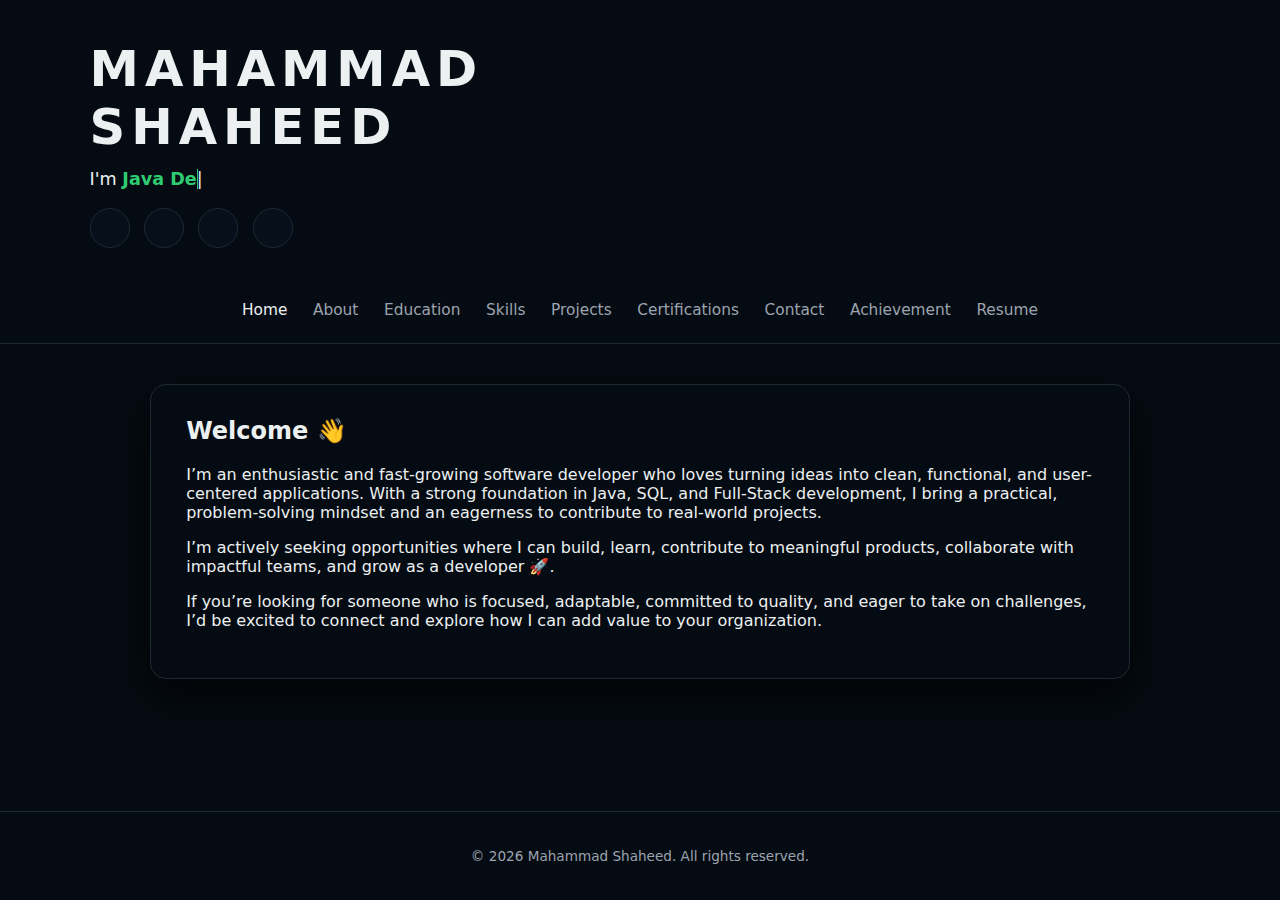
<file: index.html>
<!DOCTYPE html>
<html lang="en">
<head>
  <meta charset="UTF-8" />
  <meta name="viewport" content="width=device-width, initial-scale=1.0" />
  <title>Shaheed | Portfolio</title>
  <link rel="stylesheet" href="css/style.css" />
  <link rel="stylesheet" href="https://cdnjs.cloudflare.com/ajax/libs/font-awesome/6.5.1/css/all.min.css"
    integrity="sha512-DTOQO9RWCH3ppGqcWaEA1BIZOC6xxalwEsw9c2QQeAIftl+Vegovlnee1c9QX4TctnWMn13TZye+giMm8e2LwA=="
    crossorigin="anonymous" referrerpolicy="no-referrer" />
</head>
<body>
  <div class="app-shell">
    <header class="hero">
      <div class="hero-inner">
        <div class="hero-text-block">
          <h1 class="hero-name">Mahammad<br>Shaheed</h1>
          <p class="hero-im">I'm <span id="typing-role" class="hero-role"></span><span class="cursor">|</span></p>
          <div class="hero-social">
  <a href="https://www.linkedin.com/in/mahammad-shaheed-964b2228a" target="_blank" class="social-btn" aria-label="LinkedIn">
    <i class="fab fa-linkedin-in"></i>
  </a>

  <a href="https://github.com/Shaheed20415" target="_blank" class="social-btn" aria-label="GitHub">
    <i class="fab fa-github"></i>
  </a>

  <a href="https://www.instagram.com/m7uhammad__s8hahee6d.in/" target="_blank" class="social-btn" aria-label="Instagram">
    <i class="fab fa-instagram"></i>
  </a>

 <a href="https://mail.google.com/mail/?view=cm&fs=1&to=mshaheed.work@example.com
&su=Regarding%20Job%20Opportunity
&body=Hello%20Shaheed,%0A%0AI%20would%20like%20to%20connect%20with%20you%20regarding%20a%20potential%20job%20opportunity.%0A%0ARegards,%0AYour%20Name" 
target="_blank" 
class="social-btn" aria-label="Gmail">
  <i class="fa-regular fa-envelope"></i>
</a>


        </div>
      </div>
      <nav class="main-nav">
        <a class="nav-item" href="index.html">Home</a>
        <a class="nav-item" href="about.html">About</a>
        <a class="nav-item" href="education.html">Education</a>
        <a class="nav-item" href="skills.html">Skills</a>
        <a class="nav-item" href="projects.html">Projects</a>
        <a class="nav-item" href="certifications.html">Certifications</a>
        <a class="nav-item" href="contact.html">Contact</a>
        <a class="nav-item" href="achievement.html">Achievement</a>
        <a class="nav-item" href="ShaheedFullStackDeveloper_Resume.pdf" target="_blank">Resume</a>
      
      </nav>
    </header>
    <main class="page-area">

      <section class="page-inner">
        <h2>Welcome 👋</h2>
        <p>
          I’m an enthusiastic and fast-growing software developer who loves turning ideas into clean, functional, and user-centered applications.
           With a strong foundation in Java, SQL, and Full-Stack development, I bring a practical, problem-solving mindset and an eagerness to contribute to real-world projects.</p>

 <p>I’m actively seeking opportunities where I can build, learn, contribute to meaningful products, collaborate with impactful teams, and grow as a developer 🚀.</p>
 <p>
If you’re looking for someone who is focused, adaptable, committed to quality, and eager to take on challenges, I’d be excited to connect and explore how I can add value to your organization.
        </p>
      </section>

    </main>
    <footer class="footer">
      <p>© <span id="year"></span> Mahammad Shaheed. All rights reserved.</p>
    </footer>
  </div>
  <script src="js/main.js"></script>
</body>
</html>
</file>
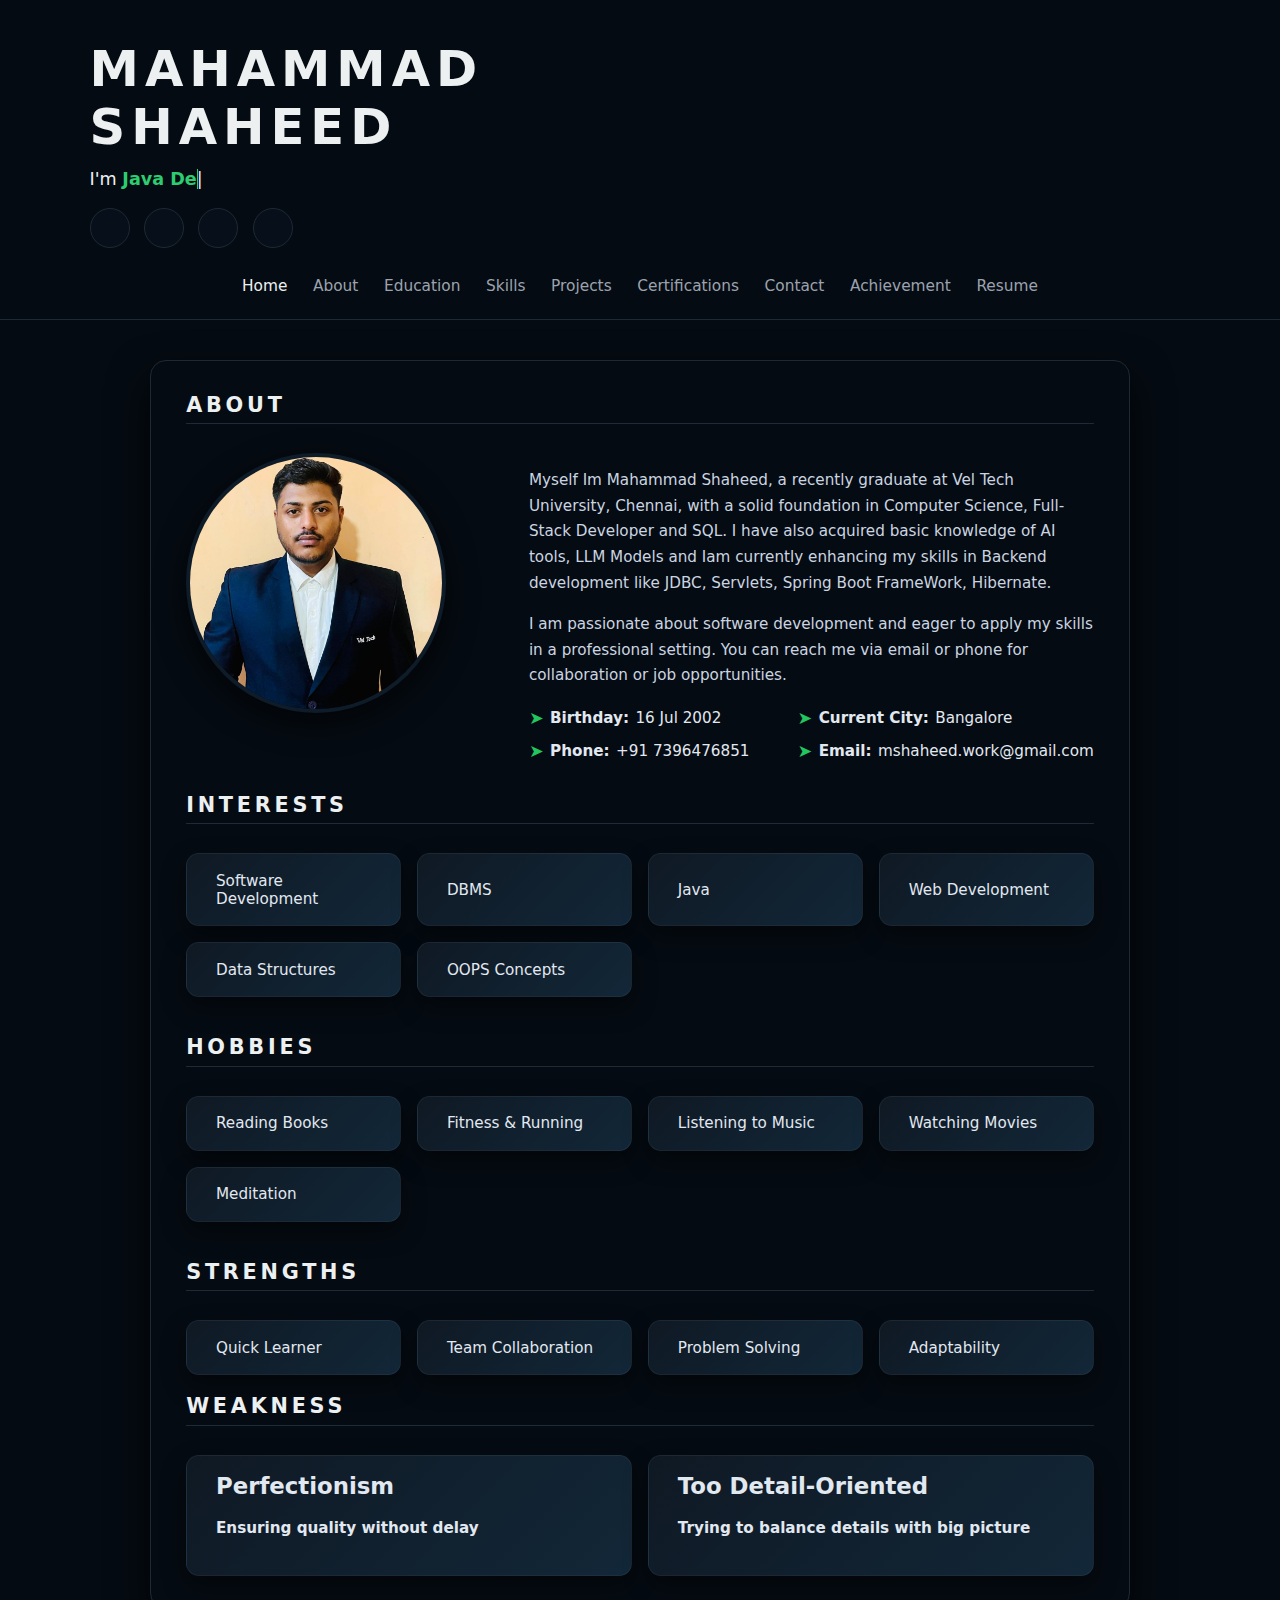
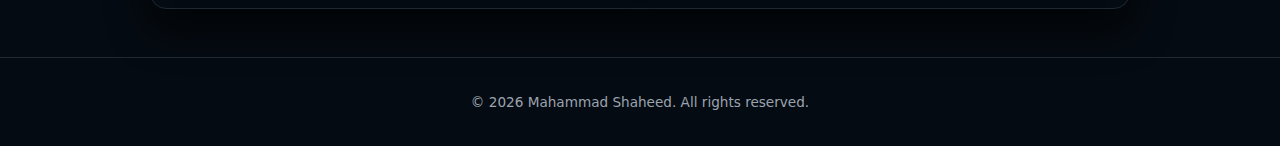
<file: about.html>
<!DOCTYPE html>
<html lang="en">
<head>
  <meta charset="UTF-8" />
  <meta name="viewport" content="width=device-width, initial-scale=1.0" />
  <title>Shaheed | About</title>
  <link rel="stylesheet" href="css/style.css" />
  <link rel="stylesheet" href="https://cdnjs.cloudflare.com/ajax/libs/font-awesome/6.5.1/css/all.min.css"
    integrity="sha512-DTOQO9RWCH3ppGqcWaEA1BIZOC6xxalwEsw9c2QQeAIftl+Vegovlnee1c9QX4TctnWMn13TZye+giMm8e2LwA=="
    crossorigin="anonymous" referrerpolicy="no-referrer" />

  <link rel="stylesheet" href="css/about.css" />

  <link rel="stylesheet" href="https://cdn.jsdelivr.net/npm/bootstrap-icons@1.10.5/font/bootstrap-icons.css">

</head>

<body>
  <div class="app-shell">
    <header class="hero">
      <div class="hero-inner">
        <div class="hero-text-block">
          <h1 class="hero-name">Mahammad<br>Shaheed</h1>
          <p class="hero-im">I'm <span id="typing-role" class="hero-role"></span><span class="cursor">|</span></p>
          <div class="hero-social">
            <a href="www.linkedin.com/in/mahammad-shaheed-964b2228a" target="_blank" class="social-btn" aria-label="LinkedIn">
              <i class="fab fa-linkedin-in"></i>
            </a>
            <a href="https://github.com/Shaheed20415" target="_blank" class="social-btn" aria-label="GitHub">
              <i class="fab fa-github"></i>
            </a>
            <a href="https://www.instagram.com/m7uhammad__s8hahee6d.in/" target="_blank" class="social-btn" aria-label="Instagram">
              <i class="fab fa-instagram"></i>
            </a>
            <a href="mshaheed.work@example.com" class="social-btn" aria-label="Gmail">
              <i class="fa-regular fa-envelope"></i>
            </a>
          </div>
        </div>
      </div>
      <nav class="main-nav">
        <a class="nav-item" href="index.html">Home</a>
        <a class="nav-item" href="about.html">About</a>
        <a class="nav-item" href="education.html">Education</a>
        <a class="nav-item" href="skills.html">Skills</a>
        <a class="nav-item" href="projects.html">Projects</a>
        <a class="nav-item" href="certifications.html">Certifications</a>
        <a class="nav-item" href="contact.html">Contact</a>
        <a class="nav-item" href="achievement.html">Achievement</a>
         <a class="nav-item" href="ShaheedFullStackDeveloper_Resume.pdf" target="_blank">Resume</a>
      </nav>
    </header>
    <main class="page-area">

      <section class="page-inner about-container">
        <h2 class="section-heading">ABOUT</h2>
        <div class="about-content">
          <div class="about-photo">
            <img src="img/profile-placeholder.png" alt="Profile" />
          </div>
          <div class="about-text">
            <p>
              Myself Im Mahammad Shaheed, a recently graduate at Vel Tech University, Chennai, with a solid foundation in Computer Science, Full-Stack Developer  and SQL.
              I have also acquired basic knowledge of AI tools, LLM Models and Iam currently enhancing my skills in
              Backend development like JDBC, Servlets, Spring Boot FrameWork, Hibernate.
            </p>
            <p>
              I am passionate about software development and eager to apply my skills in a professional
              setting. You can reach me via email or phone for collaboration or job opportunities.
            </p>
            <div class="details-grid">
              <div class="detail-item">
                <span class="detail-icon">➤</span>
                <strong>Birthday:</strong> 16 Jul 2002
              </div>
              <div class="detail-item">
                <span class="detail-icon">➤</span>
                <strong>Current City:</strong>Bangalore
                
              </div>
              <div class="detail-item">
                <span class="detail-icon">➤</span>
                <strong>Phone:</strong> +91 7396476851
              </div>
              <div class="detail-item">
                <span class="detail-icon">➤</span>
                <strong>Email:</strong> mshaheed.work@gmail.com
              </div>
            </div>
          </div>
        </div>
       
        <!-- interests -->

     

  <h2 class="section-heading interests-title">INTERESTS</h2>

<div class="interests-grid">

  <div class="interest-card" data-popup="software-dev">
    <i class="fa-solid fa-code interest-icon"></i>
    <span>Software Development</span>
  </div>

  <div class="interest-card" data-popup="dbms">
    <i class="fa-solid fa-database interest-icon"></i>
    <span>DBMS</span>
  </div>

  <div class="interest-card" data-popup="java">
    <i class="fa-brands fa-java interest-icon"></i>
    <span>Java</span>
  </div>

  <div class="interest-card" data-popup="webdev">
    <i class="fa-solid fa-laptop-code interest-icon"></i>
    <span>Web Development</span>
  </div>

  <div class="interest-card" data-popup="dsa">
    <i class="fa-solid fa-network-wired interest-icon"></i>
    <span>Data Structures</span>
  </div>

  <div class="interest-card" data-popup="oop">
    <i class="fa-solid fa-cubes interest-icon"></i>
    <span>OOPS Concepts</span>
  </div>
  

</div>  <!-- END INTERESTS GRID -->


<!-- ✔ HOBBIES START (outside interests-grid) -->
 <br>
 <br>

<h2 class="section-heading interests-title">HOBBIES</h2>

<div class="interests-grid">

  <div class="interest-card">
    <i class="fa-solid fa-book interest-icon"></i>
    <span>Reading Books</span>
  </div>

  <div class="interest-card">
    <i class="fa-solid fa-person-running interest-icon"></i>
    <span>Fitness & Running</span>
  </div>

  
<div class="interest-card">
  <i class="fa-solid fa-headphones interest-icon"></i>
  <span>Listening to Music</span>
</div>

<div class="interest-card">
  <i class="fa-solid fa-film interest-icon"></i>
  <span>Watching Movies</span>
</div>
<div class="interest-card">
  <i class="fa-solid fa-spa interest-icon"></i>
  <span>Meditation</span>
</div>



</div> <!-- END HOBBIES GRID -->
<br>
<br>

<h2 class="section-heading interests-title">STRENGTHS</h2>

<div class="interests-grid">

  <div class="interest-card">
    <i class="fa-solid fa-bolt interest-icon"></i>
    <span>Quick Learner</span>
  </div>

  <div class="interest-card">
    <i class="fa-solid fa-people-group interest-icon"></i>
    <span>Team Collaboration</span>
  </div>

  <div class="interest-card">
    <i class="fa-solid fa-brain interest-icon"></i>
    <span>Problem Solving</span>
  </div>

  <div class="interest-card">
    <i class="fa-solid fa-handshake interest-icon"></i>
    <span>Adaptability</span>
  </div>

</div>
<br>


<h2 class="section-heading interests-title">WEAKNESS</h2>

<div class="interests-grid">

  <div class="interest-card">
    <i class="fa-solid fa-wand-magic-sparkles interest-icon"></i>
    <span><h2>Perfectionism</h2>
    <h4>Ensuring quality without delay</h4></span>
  </div>

 
  <div class="interest-card">
    <i class="fa-solid fa-magnifying-glass-chart interest-icon"></i>
    <span><h2>Too Detail-Oriented</h2>
    <h4>Trying to balance details with big picture</h4></span>
  </div>

</div>




      </section>

    </main>
    <footer class="footer">
      <p>© <span id="year"></span> Mahammad Shaheed. All rights reserved.</p>
    </footer>
  </div>
  



  <!-- POPUP OVERLAY -->
<div class="popup-overlay" id="popup-overlay"></div>

<!-- POPUPS -->

<div class="popup-box" id="popup-software-dev">
  <h3>Software Development</h3>
  <p>Understanding SDLC, building scalable applications, clean code practices and debugging techniques.</p>
  <span class="close-popup">✖</span>

</div>

<div class="popup-box" id="popup-dbms">
  <h3>DBMS</h3>
  <p>Working with SQL, relational databases, joins, triggers, indexes, optimization, and schema design.</p>
  <span class="close-popup">✖</span>

</div>

<div class="popup-box" id="popup-java">
  <h3>Java</h3>
  <p>OOP, collections, multithreading, exception handling, JDBC, and backend development using Java.</p>
  <span class="close-popup">✖</span>

</div>

<div class="popup-box" id="popup-webdev">
  <h3>Web Development</h3>
  <p>Technologies: HTML, CSS, JavaScript, Responsive UI, API integration, DOM manipulation & animations.</p>
  <span class="close-popup">✖</span>

</div>

<div class="popup-box" id="popup-dsa">
  <h3>Data Structures</h3>
  <p>Arrays, Linked Lists, Stacks, Queues, Trees, Graphs, HashMaps, and algorithmic problem solving.</p>
  <span class="close-popup">✖</span>

</div>

<div class="popup-box" id="popup-oop">
  <h3>OOP Concepts</h3>
  <p>Encapsulation, Abstraction, Inheritance, Polymorphism, Design Principles & Patterns.</p>
  <span class="close-popup">✖</span>

</div>


</div>


</body>
<script src="js/main.js"></script>
</html>
</file>
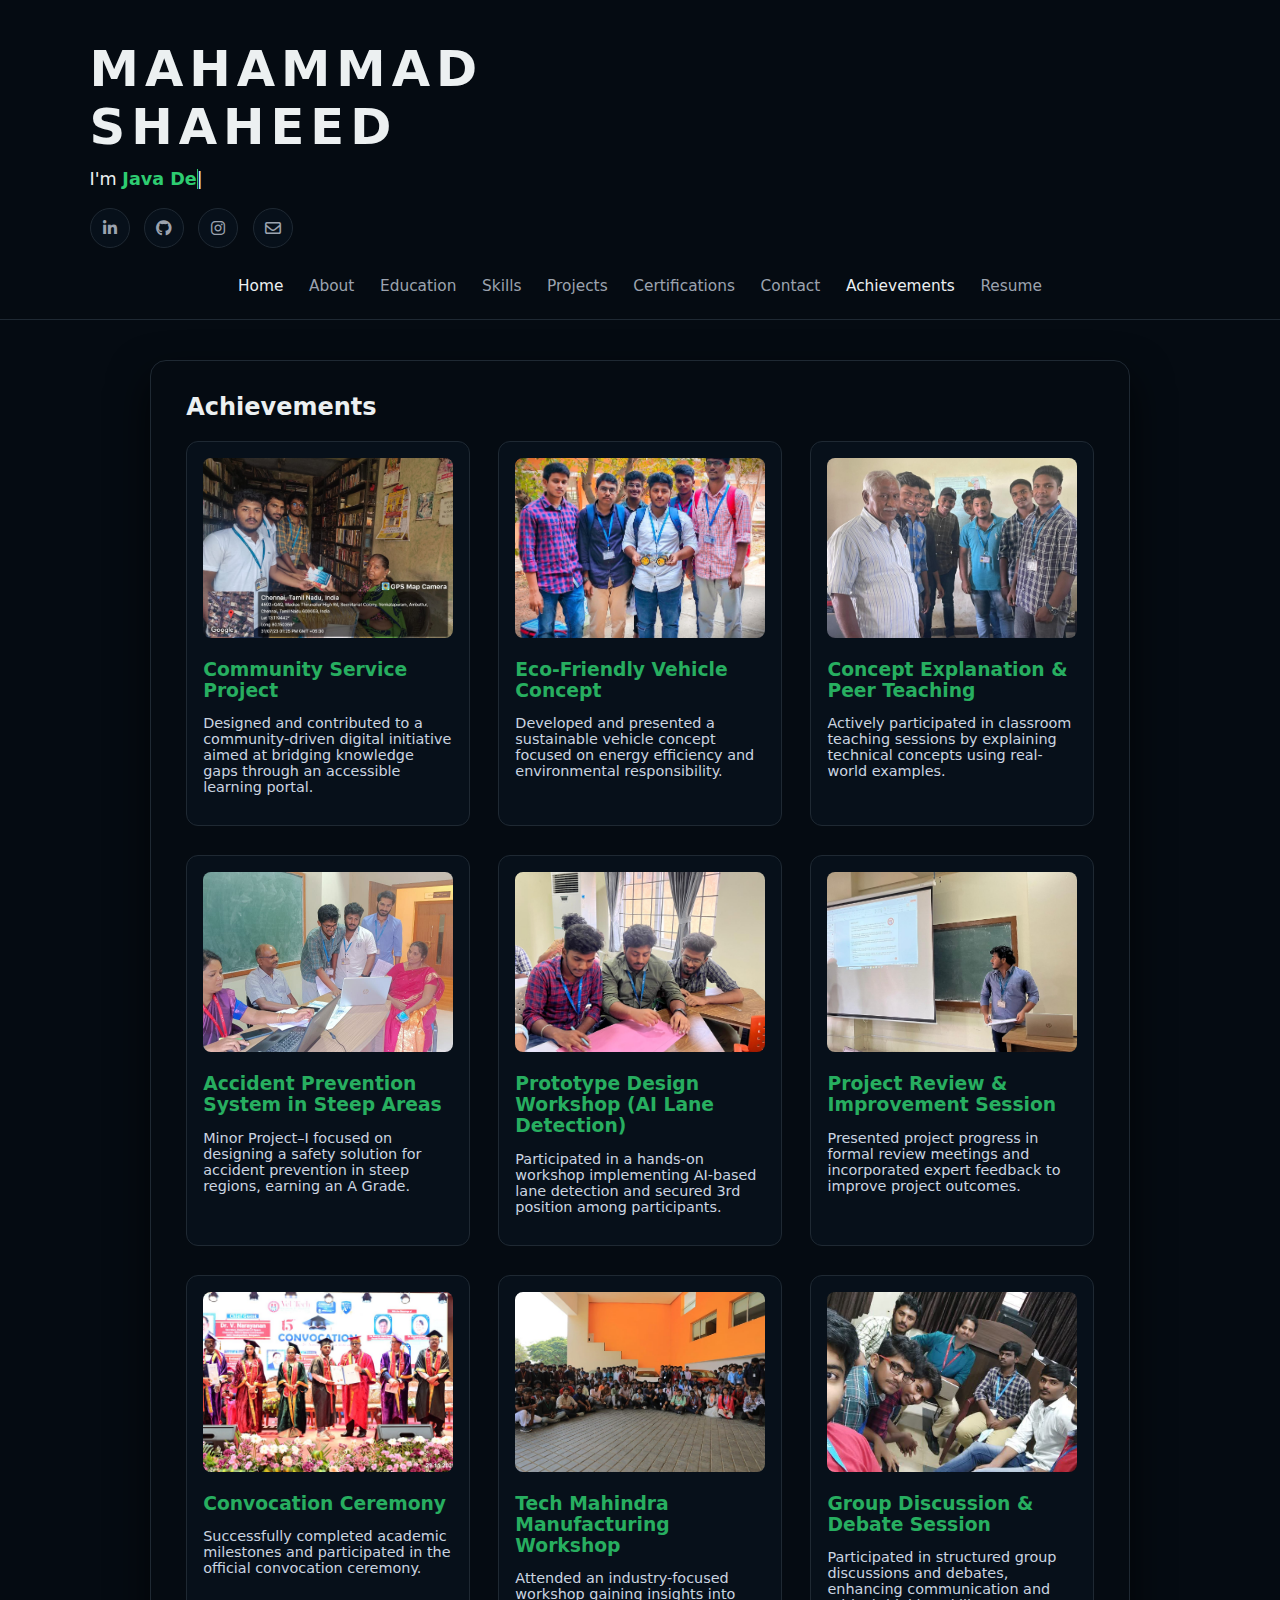
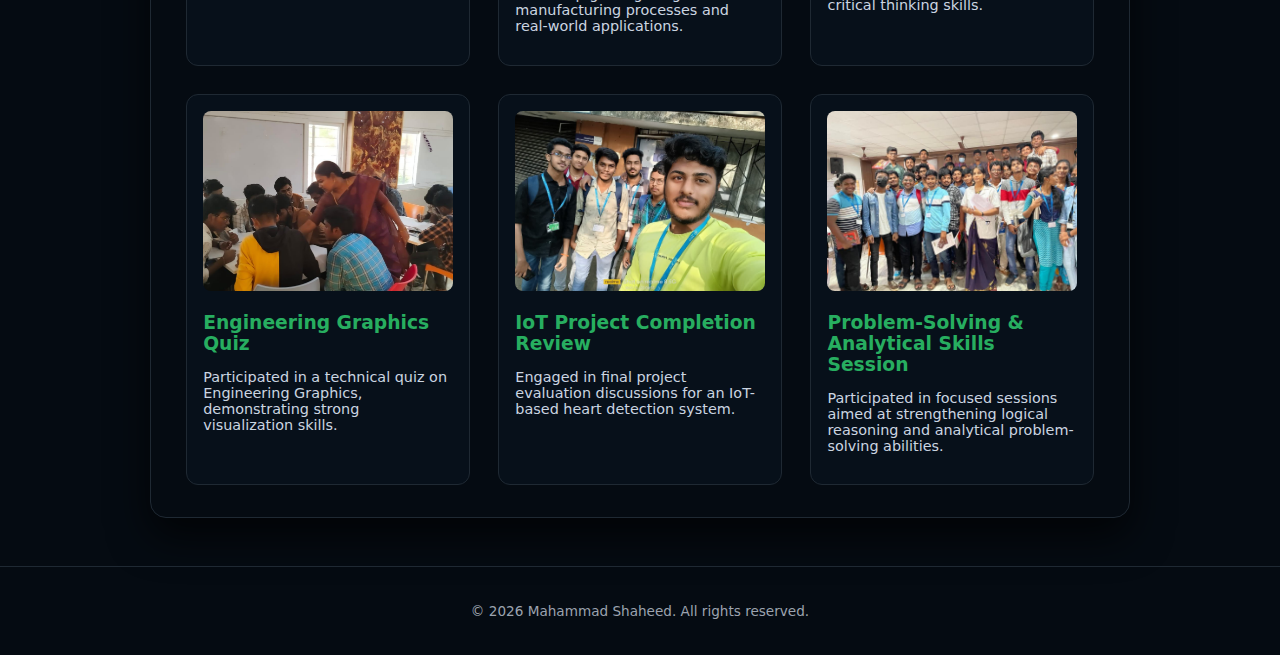
<file: achievement.html>
<!DOCTYPE html>
<html lang="en">
<head>
    <meta charset="UTF-8" />
    <meta name="viewport" content="width=device-width, initial-scale=1.0" />
    <title>Shaheed | Achievements</title>

    <link rel="stylesheet" href="css/style.css">
    <link rel="stylesheet" href="css/achievement.css">

    <!-- Font Awesome -->
    <link rel="stylesheet"
      href="https://cdnjs.cloudflare.com/ajax/libs/font-awesome/6.5.1/css/all.min.css"
      crossorigin="anonymous"
      referrerpolicy="no-referrer" />
</head>

<body>
<div class="app-shell">

    <!-- HERO -->
    <header class="hero">
      <div class="hero-inner">
          <div class="hero-text-block">
              <h1 class="hero-name">Mahammad<br>Shaheed</h1>
              <p class="hero-im">I'm <span id="typing-role" class="hero-role"></span><span class="cursor">|</span></p>

              <div class="hero-social">
                <a href="www.linkedin.com/in/mahammad-shaheed-964b2228a" class="social-btn"><i class="fab fa-linkedin-in"></i></a>
                <a href="https://github.com/Shaheed20415" class="social-btn"><i class="fab fa-github"></i></a>
                <a href="https://www.instagram.com/m7uhammad__s8hahee6d.in/" class="social-btn"><i class="fab fa-instagram"></i></a>
                <a href="mshaheed.work@example.com" class="social-btn"><i class="fa-regular fa-envelope"></i></a>
              </div>
          </div>
      </div>

      <nav class="main-nav">
        <a class="nav-item" href="index.html">Home</a>
        <a class="nav-item" href="about.html">About</a>
        <a class="nav-item" href="education.html">Education</a>
        <a class="nav-item" href="skills.html">Skills</a>
        <a class="nav-item" href="projects.html">Projects</a>
        <a class="nav-item" href="certifications.html">Certifications</a>
        <a class="nav-item" href="contact.html">Contact</a>
        <a class="nav-item active" href="achievement.html">Achievements</a>
         <a class="nav-item" href="ShaheedFullStackDeveloper_Resume.pdf" target="_blank">Resume</a>
      </nav>
    </header>

    <!-- CONTENT -->
    <main class="page-area">
        <section class="page-inner">
            <h2 class="section-heading">Achievements</h2>

            <div class="achieve-grid">

                <div class="achieve-card" onclick="openModal('ach1')">
                    <img src="img/achi1.jpg" alt="">
                    <h3>Community Service Project</h3>
                    <p>
                      Designed and contributed to a community-driven digital initiative aimed at bridging knowledge gaps through an accessible learning portal.
                    </p>
                </div>

                <div class="achieve-card" onclick="openModal('ach2')">
                    <img src="img/csp1.jpg" alt="">
                    <h3>Eco-Friendly Vehicle Concept</h3>
                    <p>
                      Developed and presented a sustainable vehicle concept focused on energy efficiency and environmental responsibility.
                    </p>
                </div>

                <div class="achieve-card" onclick="openModal('ach3')">
                    <img src="img/hci.jpg" alt="">
                    <h3>Concept Explanation & Peer Teaching</h3>
                    <p>
                      Actively participated in classroom teaching sessions by explaining technical concepts using real-world examples.
                    </p>
                </div>

                <div class="achieve-card" onclick="openModal('ach4')">
                    <img src="img/minor1.jpg" alt="">
                    <h3>Accident Prevention System in Steep Areas</h3>
                    <p>
                      Minor Project–I focused on designing a safety solution for accident prevention in steep regions, earning an A Grade.
                    </p>
                </div>

                <div class="achieve-card" onclick="openModal('ach5')">
                    <img src="img/workshop1.jpg" alt="">
                    <h3>Prototype Design Workshop (AI Lane Detection)</h3>
                    <p>
                      Participated in a hands-on workshop implementing AI-based lane detection and secured 3rd position among participants.
                    </p>
                </div>

                <div class="achieve-card" onclick="openModal('ach6')">
                    <img src="img/review1.jpg" alt="">
                    <h3>Project Review & Improvement Session</h3>
                    <p>
                      Presented project progress in formal review meetings and incorporated expert feedback to improve project outcomes.
                    </p>
                </div>

                <div class="achieve-card" onclick="openModal('ach7')">
                    <img src="img/convaction.jpg" alt="">
                    <h3>Convocation Ceremony</h3>
                    <p>
                      Successfully completed academic milestones and participated in the official convocation ceremony.
                    </p>
                </div>

                <div class="achieve-card" onclick="openModal('ach8')">
                    <img src="img/techmahi.jpg" alt="">
                    <h3>Tech Mahindra Manufacturing Workshop</h3>
                    <p>
                      Attended an industry-focused workshop gaining insights into manufacturing processes and real-world applications.
                    </p>
                </div>

                <div class="achieve-card" onclick="openModal('ach9')">
                    <img src="img/english.jpg" alt="">
                    <h3>Group Discussion & Debate Session</h3>
                    <p>
                      Participated in structured group discussions and debates, enhancing communication and critical thinking skills.
                    </p>
                </div>

                <div class="achieve-card" onclick="openModal('ach10')">
                    <img src="img/graphic.jpg" alt="">
                    <h3>Engineering Graphics Quiz</h3>
                    <p>
                      Participated in a technical quiz on Engineering Graphics, demonstrating strong visualization skills.
                    </p>
                </div>

                <div class="achieve-card" onclick="openModal('ach11')">
                    <img src="img/project_review.jpeg" alt="">
                    <h3>IoT Project Completion Review</h3>
                    <p>
                      Engaged in final project evaluation discussions for an IoT-based heart detection system.
                    </p>
                </div>

                <div class="achieve-card" onclick="openModal('ach12')">
                    <img src="img/maths.jpg" alt="">
                    <h3>Problem-Solving & Analytical Skills Session</h3>
                    <p>
                      Participated in focused sessions aimed at strengthening logical reasoning and analytical problem-solving abilities.
                    </p>
                </div>

            </div>
        </section>
    </main>

    <footer class="footer">
      <p>© <span id="year"></span> Mahammad Shaheed. All rights reserved.</p>
    </footer>

</div>

<!-- POPUP MODALS -->

<div id="ach1" class="modal">
  <div class="modal-content">
    <span class="close" onclick="closeModal('ach1')">&times;</span>
    <img src="img/achi1.jpg">
    <h2>Community Service Project (CSP)</h2>
    <p>
      This project focused on creating a digital platform to bridge educational gaps by providing accessible learning resources to the community.
    </p>
  </div>
</div>

<div id="ach2" class="modal">
  <div class="modal-content">
    <span class="close" onclick="closeModal('ach2')">&times;</span>
    <img src="img/csp1.jpg">
    <h2>Eco-Friendly Vehicle Concept</h2>
    <p>
      Designed a sustainable vehicle model emphasizing environmental responsibility, innovation, and efficient energy usage.
    </p>
  </div>
</div>

<div id="ach3" class="modal">
  <div class="modal-content">
    <span class="close" onclick="closeModal('ach3')">&times;</span>
    <img src="img/hci.jpg">
    <h2>Peer Teaching & Concept Presentation</h2>
    <p>
      Actively contributed to peer learning by explaining technical concepts clearly during classroom discussion sessions.
    </p>
  </div>
</div>

<div id="ach4" class="modal">
  <div class="modal-content">
    <span class="close" onclick="closeModal('ach4')">&times;</span>
    <img src="img/minor1.jpg">
    <h2>Accident Prevention System</h2>
    <p>
      Minor Project–I focused on designing a preventive safety system for steep areas, earning an A Grade for innovation.
    </p>
  </div>
</div>

<div id="ach5" class="modal">
  <div class="modal-content">
    <span class="close" onclick="closeModal('ach5')">&times;</span>
    <img src="img/workshop1.jpg">
    <h2>AI-Based Prototype Design Workshop</h2>
    <p>
      Implemented AI-based lane detection in a competitive workshop and achieved 3rd position among participants.
    </p>
  </div>
</div>

<div id="ach6" class="modal">
  <div class="modal-content">
    <span class="close" onclick="closeModal('ach6')">&times;</span>
    <img src="img/review1.jpg">
    <h2>Project Review & Enhancement</h2>
    <p>
      Presented project progress, received expert feedback, and applied improvements to enhance performance and clarity.
    </p>
  </div>
</div>

<div id="ach7" class="modal">
  <div class="modal-content">
    <span class="close" onclick="closeModal('ach7')">&times;</span>
    <img src="img/convaction.jpg">
    <h2>Convocation Ceremony</h2>
    <p>
      Celebrated academic achievements and successful completion of degree requirements during the official convocation.
    </p>
  </div>
</div>

<div id="ach8" class="modal">
  <div class="modal-content">
    <span class="close" onclick="closeModal('ach8')">&times;</span>
    <img src="img/techmahi.jpg">
    <h2>Tech Mahindra Industrial Workshop</h2>
    <p>
      Gained practical exposure to manufacturing processes and industrial workflows through hands-on sessions.
    </p>
  </div>
</div>

<div id="ach9" class="modal">
  <div class="modal-content">
    <span class="close" onclick="closeModal('ach9')">&times;</span>
    <img src="img/english.jpg">
    <h2>Group Discussion & Debate</h2>
    <p>
      Participated in structured debates and group discussions to enhance communication and analytical thinking.
    </p>
  </div>
</div>

<div id="ach10" class="modal">
  <div class="modal-content">
    <span class="close" onclick="closeModal('ach10')">&times;</span>
    <img src="img/graphic.jpg">
    <h2>Engineering Graphics Quiz</h2>
    <p>
      Demonstrated strong conceptual understanding and visualization skills through participation in technical quizzes.
    </p>
  </div>
</div>

<div id="ach11" class="modal">
  <div class="modal-content">
    <span class="close" onclick="closeModal('ach11')">&times;</span>
    <img src="img/project_review.jpeg">
    <h2>IoT Project Review Panel</h2>
    <p>
      Took part in final evaluation discussions for an IoT-based heart detection project focusing on design and execution.
    </p>
  </div>
</div>

<div id="ach12" class="modal">
  <div class="modal-content">
    <span class="close" onclick="closeModal('ach12')">&times;</span>
    <img src="img/maths.jpg">
    <h2>Analytical & Problem-Solving Skills Session</h2>
    <p>
      Participated in focused learning sessions aimed at strengthening mathematical reasoning and analytical skills.
    </p>
  </div>
</div>

<script src="js/main.js"></script>

<script>
function openModal(id) {
  document.getElementById(id).style.display = "flex";
}
function closeModal(id) {
  document.getElementById(id).style.display = "none";
}
</script>

</body>
</html>
</file>
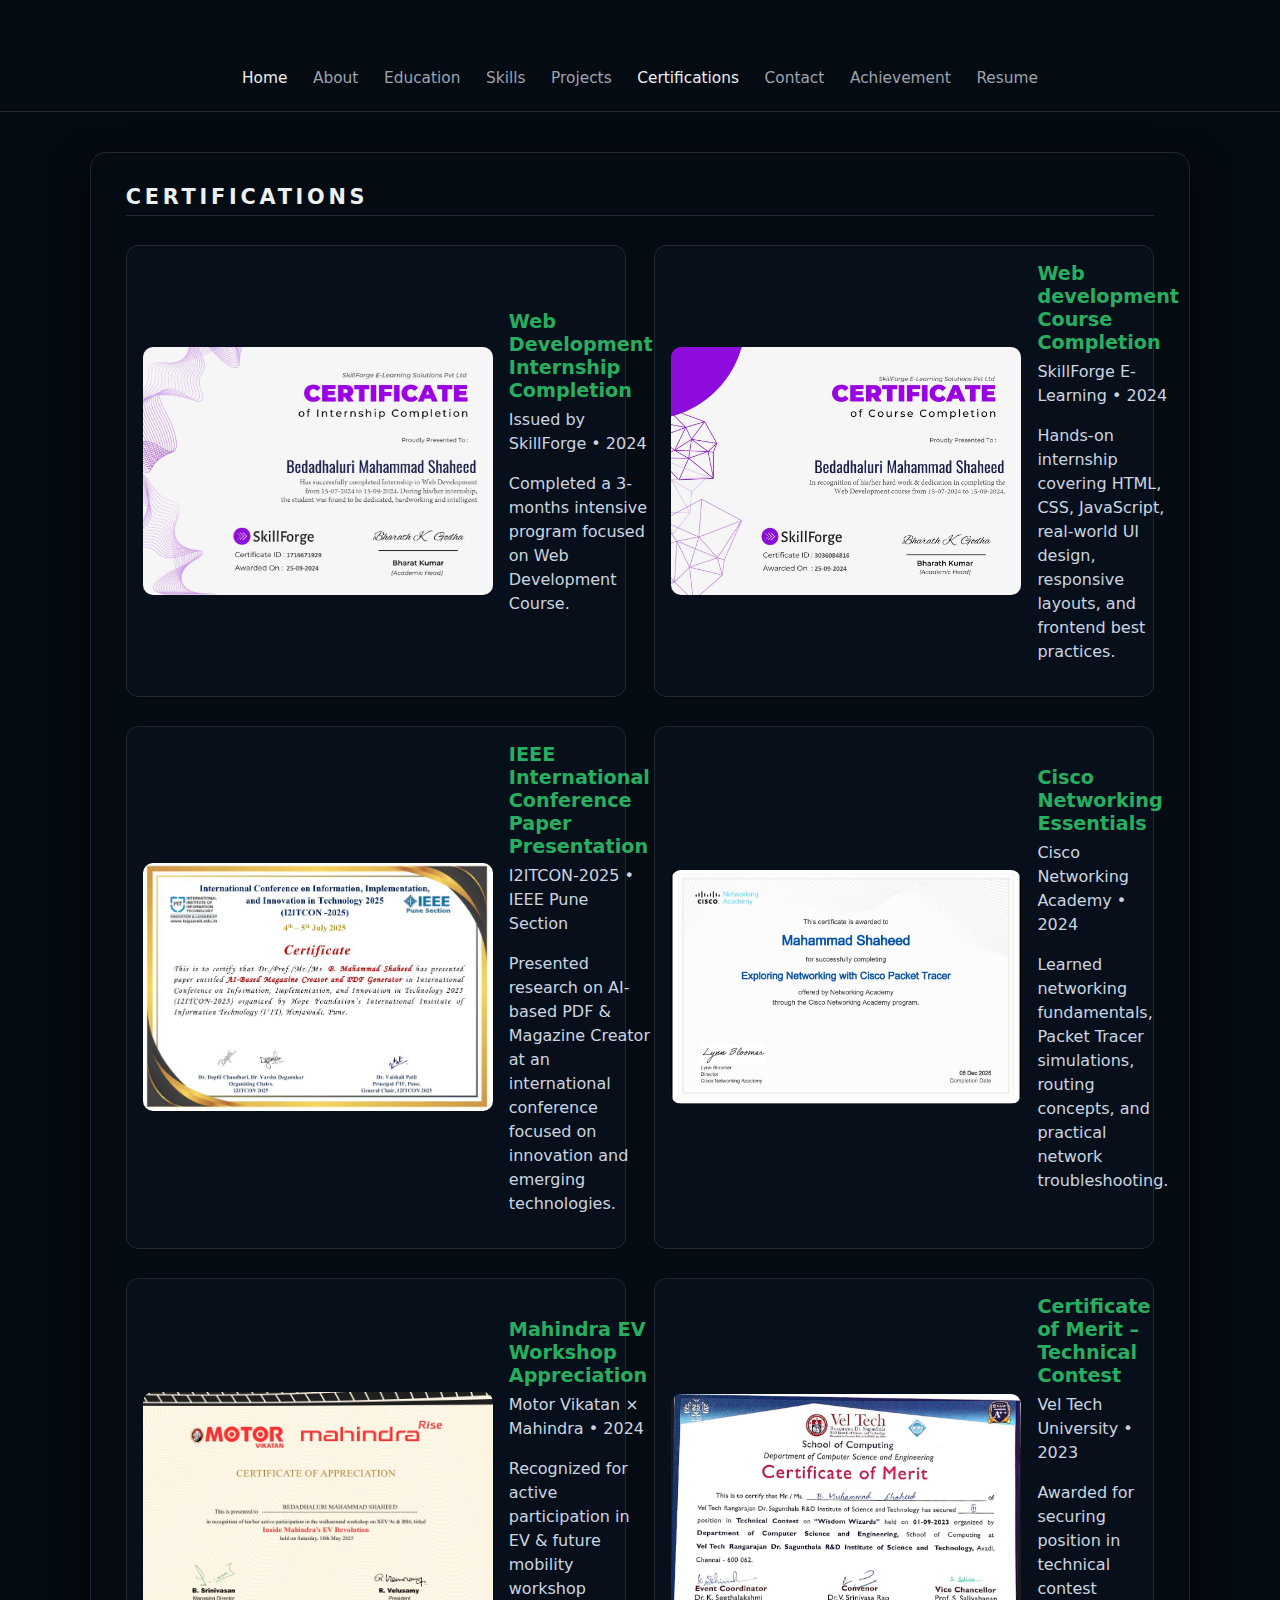
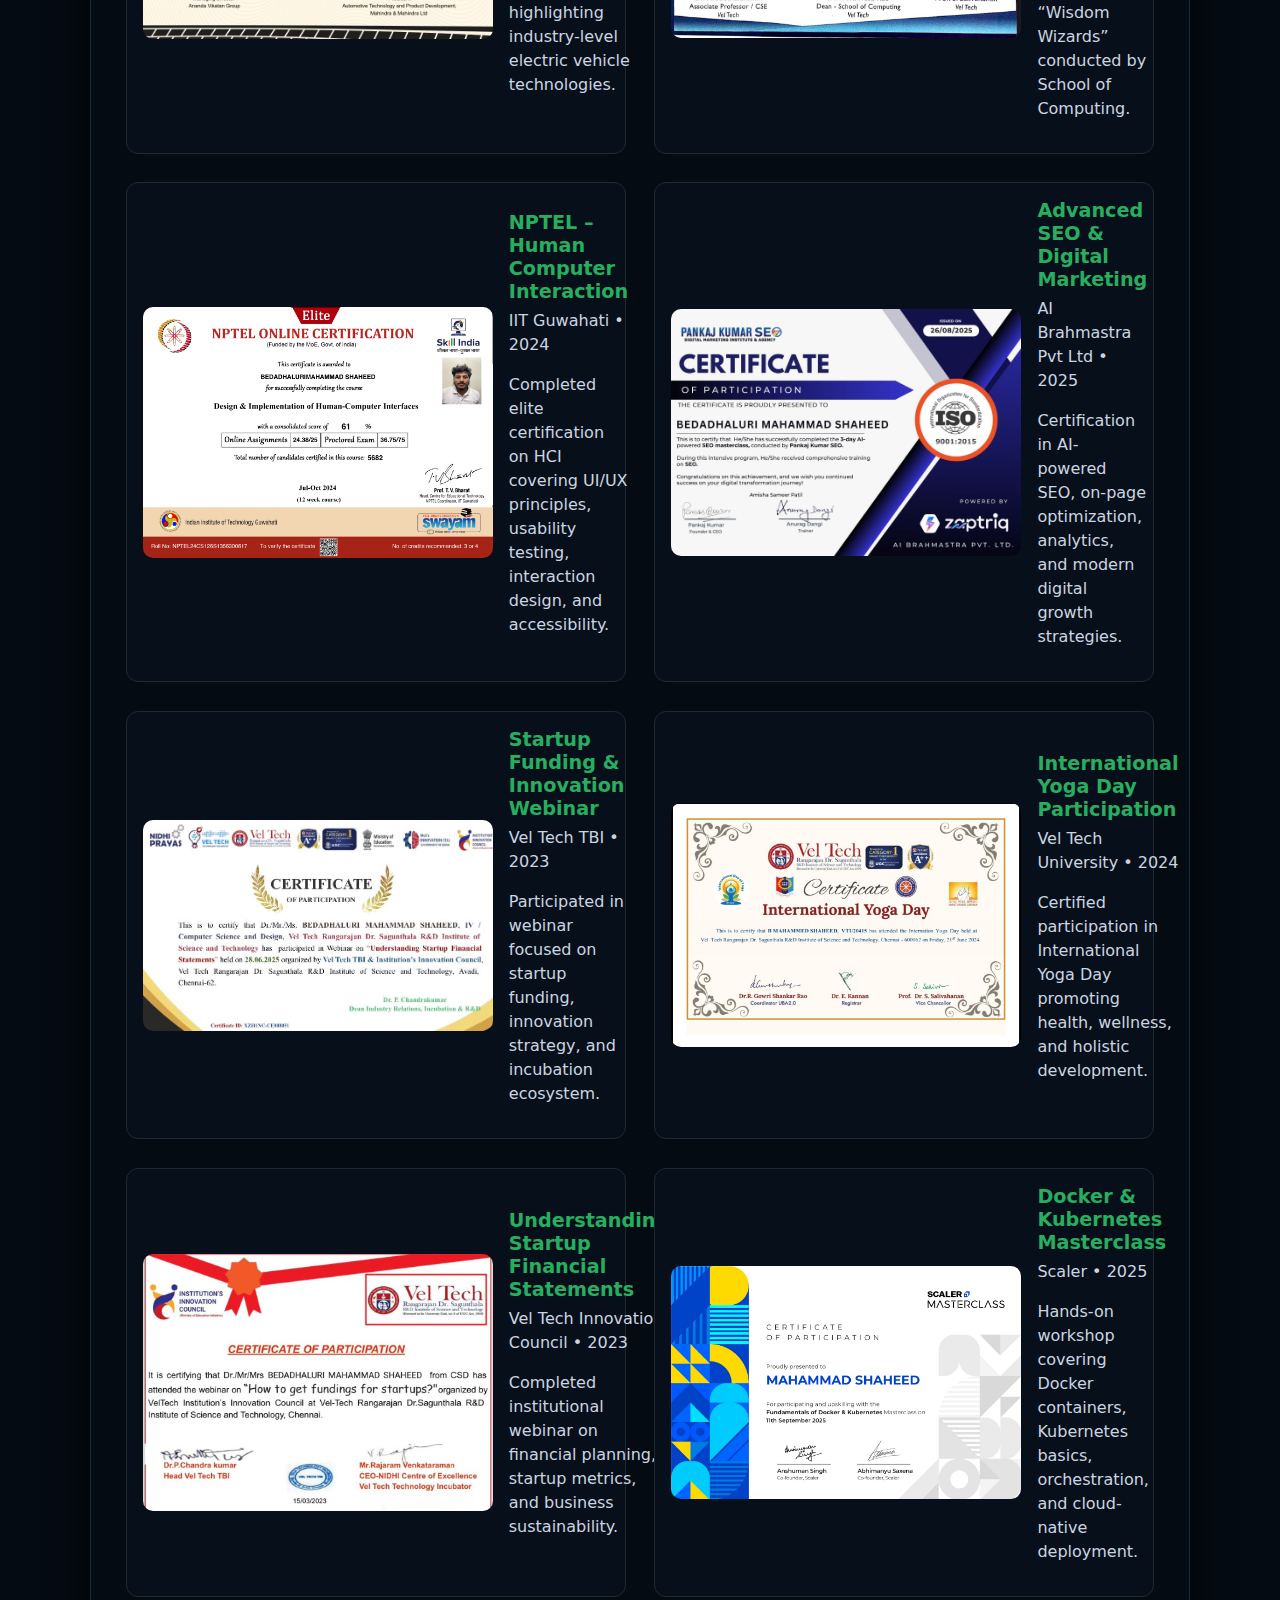
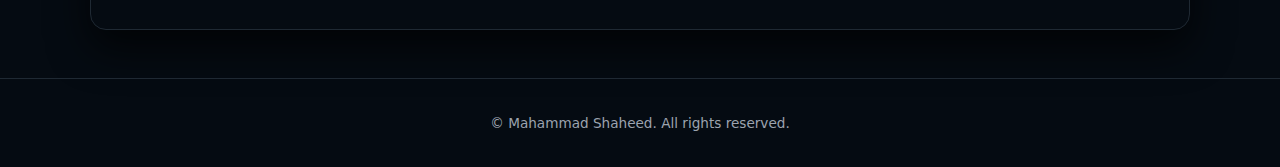
<file: certifications.html>
<!DOCTYPE html>
<html lang="en">
<head>
  <meta charset="UTF-8">
  <meta name="viewport" content="width=device-width, initial-scale=1.0">
  <title>Shaheed | Certifications</title>

  <link rel="stylesheet" href="css/style.css">
  <link rel="stylesheet" href="css/certifications.css">
  <link rel="stylesheet"
        href="https://cdnjs.cloudflare.com/ajax/libs/font-awesome/6.5.1/css/all.min.css"
        crossorigin="anonymous"/>

  <style>
    .cert-grid {
      display: grid;
      grid-template-columns: repeat(auto-fit, minmax(420px, 1fr));
      gap: 1.8rem;
    }
    .cert-card {
      display: flex;
      gap: 1rem;
      background: #07101a;
      border-radius: 12px;
      border: 1px solid #1f2933;
      padding: 1rem;
      transition: 0.3s;
      cursor: pointer;
    }
    .cert-card:hover {
      transform: translateY(-5px);
      box-shadow: 0 12px 35px rgba(0,0,0,0.5);
    }
    .cert-card img {
      width: 140px;
      height: 140px;
      object-fit: cover;
      border-radius: 10px;
    }
    .cert-info h3 {
      margin: 0;
      font-size: 1.2rem;
      color: #27ae60;
    }
    .cert-info p {
      color: #cbd5e1;
      margin-top: 6px;
      line-height: 1.5;
    }
    .verify-btn {
      margin-top: 10px;
      display: inline-block;
      padding: 6px 14px;
      background: #27ae60;
      color: white;
      border-radius: 8px;
      text-decoration: none;
    }
  </style>
</head>

<body>

<header class="hero">
  <nav class="main-nav">
    <a class="nav-item" href="index.html">Home</a>
    <a class="nav-item" href="about.html">About</a>
    <a class="nav-item" href="education.html">Education</a>
    <a class="nav-item" href="skills.html">Skills</a>
    <a class="nav-item" href="projects.html">Projects</a>
    <a class="nav-item active" href="certifications.html">Certifications</a>
    <a class="nav-item" href="contact.html">Contact</a>
    <a class="nav-item" href="achievement.html">Achievement</a>
     <a class="nav-item" href="ShaheedFullStackDeveloper_Resume.pdf" target="_blank">Resume</a>
  </nav>
</header>

<main class="page-area">
<section class="page-inner">

<h2 class="section-heading">Certifications</h2>

<div class="cert-grid">

<!-- 1 -->
<div class="cert-card" onclick="openModal('cert1')">
  <img src="img/cert1.jpg">
  <div class="cert-info">
    <h3>Web Development Internship Completion</h3>
    <p>Issued by SkillForge • 2024</p>
    <p>Completed a 3-months intensive program focused on Web Development Course.</p>
    
  </div>
</div>

<!-- 2 -->
<div class="cert-card" onclick="openModal('cert2')">
  <img src="img/skill1.jpg">
  <div class="cert-info">
    <h3>Web development Course Completion</h3>
    <p>SkillForge E-Learning • 2024</p>
    <p>Hands-on internship covering HTML, CSS, JavaScript, real-world UI design, responsive layouts, and frontend best practices.</p>
    
  </div>
</div>

<!-- 3 -->
<div class="cert-card" onclick="openModal('cert3')">
  <img src="img/ieee.jpg">
  <div class="cert-info">
    <h3>IEEE International Conference Paper Presentation</h3>
    <p>I2ITCON-2025 • IEEE Pune Section</p>
    <p>Presented research on AI-based PDF & Magazine Creator at an international conference focused on innovation and emerging technologies.</p>
    
  </div>
</div>

<!-- 4 -->
<div class="cert-card">
  <img src="img/network.jpg">
  <div class="cert-info">
    <h3>Cisco Networking Essentials</h3>
    <p>Cisco Networking Academy • 2024</p>
    <p>Learned networking fundamentals, Packet Tracer simulations, routing concepts, and practical network troubleshooting.</p>
    
  </div>
</div>

<!-- 5 -->
<div class="cert-card">
  <img src="img/techmanidra apre.jpg">
  <div class="cert-info">
    <h3>Mahindra EV Workshop Appreciation</h3>
    <p>Motor Vikatan × Mahindra • 2024</p>
    <p>Recognized for active participation in EV & future mobility workshop highlighting industry-level electric vehicle technologies.</p>
    
  </div>
</div>

<!-- 6 -->
<div class="cert-card">
  <img src="img/merit.jpg">
  <div class="cert-info">
    <h3>Certificate of Merit – Technical Contest</h3>
    <p>Vel Tech University • 2023</p>
    <p>Awarded for securing position in technical contest “Wisdom Wizards” conducted by School of Computing.</p>
   
  </div>
</div>

<!-- 7 -->
<div class="cert-card">
  <img src="img/Design & Implementation of Human-Computer Interfaces.png">
  <div class="cert-info">
    <h3>NPTEL – Human Computer Interaction</h3>
    <p>IIT Guwahati • 2024</p>
    <p>Completed elite certification on HCI covering UI/UX principles, usability testing, interaction design, and accessibility.</p>
    
  </div>
</div>

<!-- 8 -->
<div class="cert-card">
  <img src="img/seo.jpg">
  <div class="cert-info">
    <h3>Advanced SEO & Digital Marketing</h3>
    <p>AI Brahmastra Pvt Ltd • 2025</p>
    <p>Certification in AI-powered SEO, on-page optimization, analytics, and modern digital growth strategies.</p>
   
  </div>
</div>

<!-- 9 -->
<div class="cert-card">
  <img src="img/startup.jpg">
  <div class="cert-info">
    <h3>Startup Funding & Innovation Webinar</h3>
    <p>Vel Tech TBI • 2023</p>
    <p>Participated in webinar focused on startup funding, innovation strategy, and incubation ecosystem.</p>
    
  </div>
</div>

<!-- 10 -->
<div class="cert-card">
  <img src="img/yoga.jpg">
  <div class="cert-info">
    <h3>International Yoga Day Participation</h3>
    <p>Vel Tech University • 2024</p>
    <p>Certified participation in International Yoga Day promoting health, wellness, and holistic development.</p>

  </div>
</div>

<!-- 11 -->
<div class="cert-card">
  <img src="img/veltech fund.jpg">
  <div class="cert-info">
    <h3>Understanding Startup Financial Statements</h3>
    <p>Vel Tech Innovation Council • 2023</p>
    <p>Completed institutional webinar on financial planning, startup metrics, and business sustainability.</p>
    
  </div>
</div>

<!-- 12 -->
<div class="cert-card">
  <img src="img/scaler.png">
  <div class="cert-info">
    <h3>Docker & Kubernetes Masterclass</h3>
    <p>Scaler • 2025</p>
    <p>Hands-on workshop covering Docker containers, Kubernetes basics, orchestration, and cloud-native deployment.</p>
   
  </div>
</div>

</div>
</section>
</main>

<footer class="footer">
  <p>© <span id="year"></span> Mahammad Shaheed. All rights reserved.</p>
</footer>

<script>
function openModal(id){document.getElementById(id).style.display="flex";}
function closeModal(id){document.getElementById(id).style.display="none";}
</script>

</body>
</html>
</file>
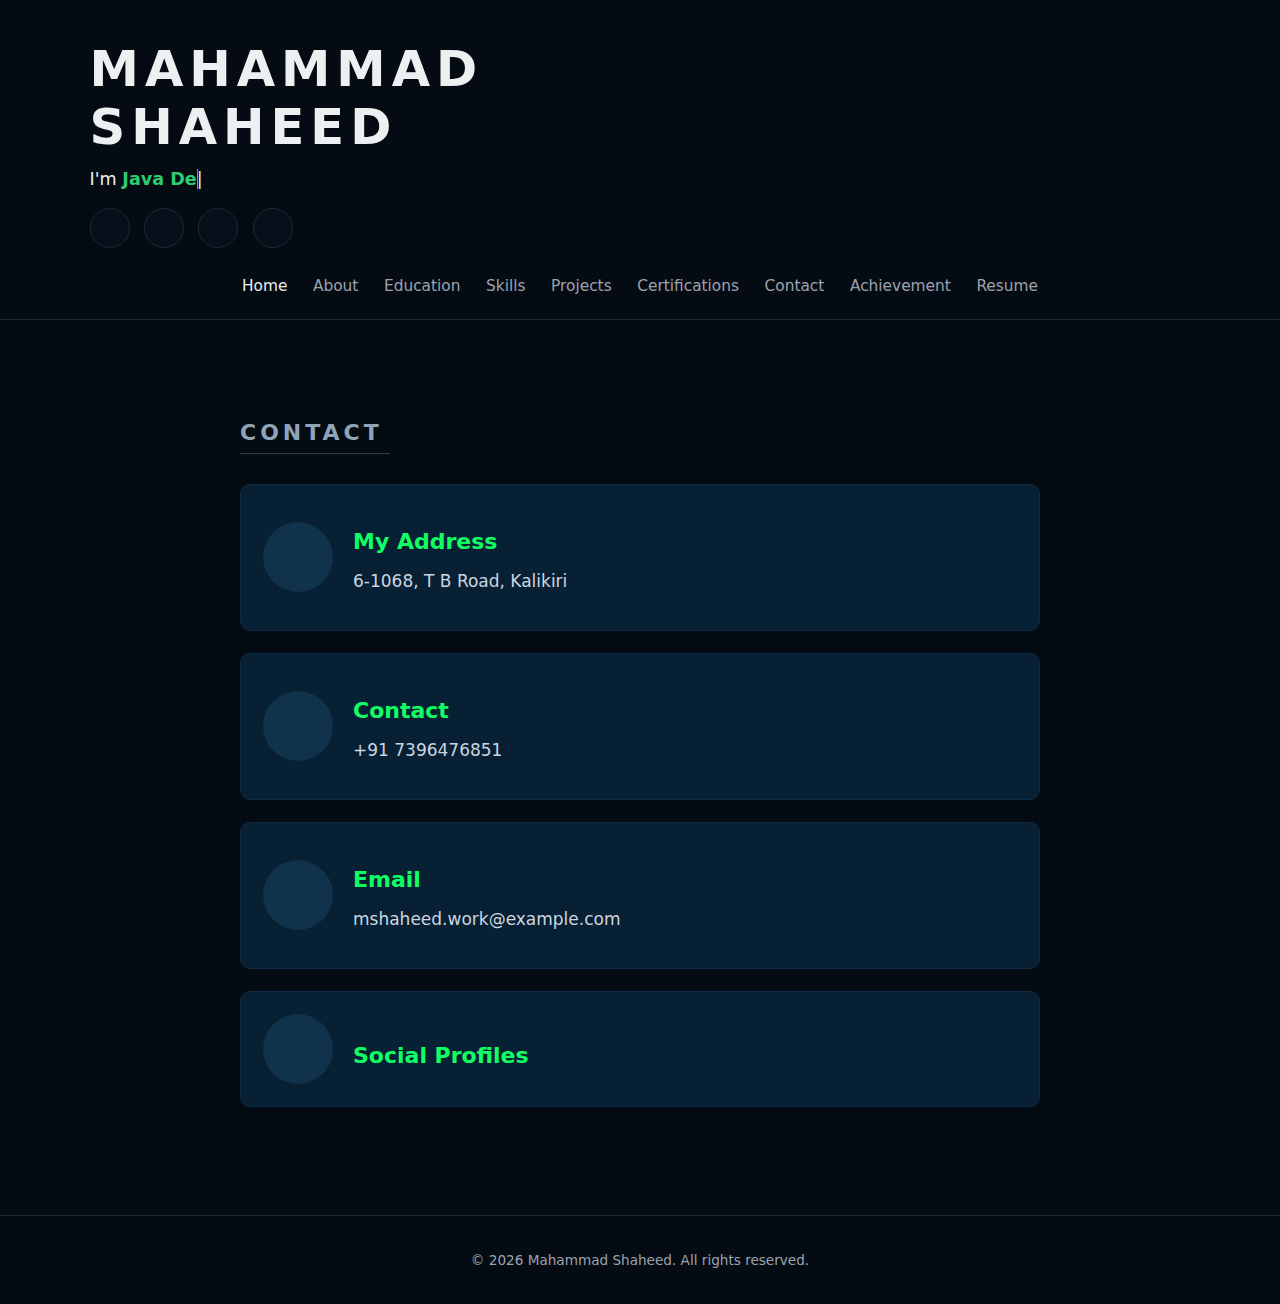
<file: contact.html>
<!DOCTYPE html>
<html lang="en">
<head>
  <meta charset="UTF-8" />
  <meta name="viewport" content="width=device-width, initial-scale=1.0" />
  <title>Shaheed | Contact</title>
  <link rel="stylesheet" href="css/style.css" />
  <link rel="stylesheet" href="https://cdnjs.cloudflare.com/ajax/libs/font-awesome/6.5.1/css/all.min.css"
    integrity="sha512-DTOQO9RWCH3ppGqcWaEA1BIZOC6xxalwEsw9c2QQeAIftl+Vegovlnee1c9QX4TctnWMn13TZye+giMm8e2LwA=="
    crossorigin="anonymous" referrerpolicy="no-referrer" />

  <link rel="stylesheet" href="css/contact.css" />
</head>

<body>
  <div class="app-shell">
    <header class="hero">
      <div class="hero-inner">
        <div class="hero-text-block">
          <h1 class="hero-name">Mahammad<br>Shaheed</h1>
          <p class="hero-im">I'm <span id="typing-role" class="hero-role"></span><span class="cursor">|</span></p>
          <div class="hero-social">
            <a href="www.linkedin.com/in/mahammad-shaheed-964b2228a" target="_blank" class="social-btn" aria-label="LinkedIn">
              <i class="fab fa-linkedin-in"></i>
            </a>
            <a href="https://github.com/Shaheed20415" target="_blank" class="social-btn" aria-label="GitHub">
              <i class="fab fa-github"></i>
            </a>
            <a href="https://www.instagram.com/m7uhammad__s8hahee6d.in/" target="_blank" class="social-btn" aria-label="Instagram">
              <i class="fab fa-instagram"></i>
            </a>
            <a href="mshaheed.work@example.com" class="social-btn" aria-label="Gmail">
              <i class="fa-regular fa-envelope"></i>
            </a>
          </div>
        </div>
      </div>
      <nav class="main-nav">
        <a class="nav-item" href="index.html">Home</a>
        <a class="nav-item" href="about.html">About</a>
        <a class="nav-item" href="education.html">Education</a>
        <a class="nav-item" href="skills.html">Skills</a>
        <a class="nav-item" href="projects.html">Projects</a>
        <a class="nav-item" href="certifications.html">Certifications</a>
        <a class="nav-item" href="contact.html">Contact</a>
        <a class="nav-item" href="achievement.html">Achievement</a>
         <a class="nav-item" href="ShaheedFullStackDeveloper_Resume.pdf" target="_blank">Resume</a>
      </nav>
    </header>
    <main class="page-area">

      <section class="contact-section">
        <h2 class="title">CONTACT</h2>
        <div class="contact-box">
          <div class="icon-circle">
            <i class="fas fa-location-dot"></i>
          </div>
          <div class="info">
            <h3>My Address</h3>
            <p>6-1068, T B Road, Kalikiri</p>
          </div>
        </div>
        <div class="contact-box">
          <div class="icon-circle">
            <i class="fas fa-phone"></i>
          </div>
          <div class="info">
            <h3>Contact</h3>
            <p>+91 7396476851</p>
          </div>
        </div>
        <div class="contact-box">
          <div class="icon-circle">
            <i class="fas fa-envelope"></i>
          </div>
          <div class="info">
            <h3>Email</h3>
            <p>mshaheed.work@example.com</p>
          </div>
        </div>
        <div class="contact-box">
          <div class="icon-circle">
            <i class="fas fa-share-nodes"></i>
          </div>
          <div class="info">
            <h3>Social Profiles</h3>
            <div class="social-icons">
              <a href="www.linkedin.com/in/mahammad-shaheed-964b2228a"><i class="fab fa-linkedin-in"></i></a>
              <a href="mshaheed.work@example.com"><i class="fab fa-google"></i></a>
              <a href="https://github.com/Shaheed20415"><i class="fab fa-github"></i></a>
              <a href="https://www.instagram.com/m7uhammad__s8hahee6d.in/"><i class="fab fa-instagram"></i></a>
            </div>
          </div>
        </div>
      </section>

    </main>
    <footer class="footer">
      <p>© <span id="year"></span> Mahammad Shaheed. All rights reserved.</p>
    </footer>
  </div>
  <script src="js/main.js"></script>
</body>
</html>
</file>
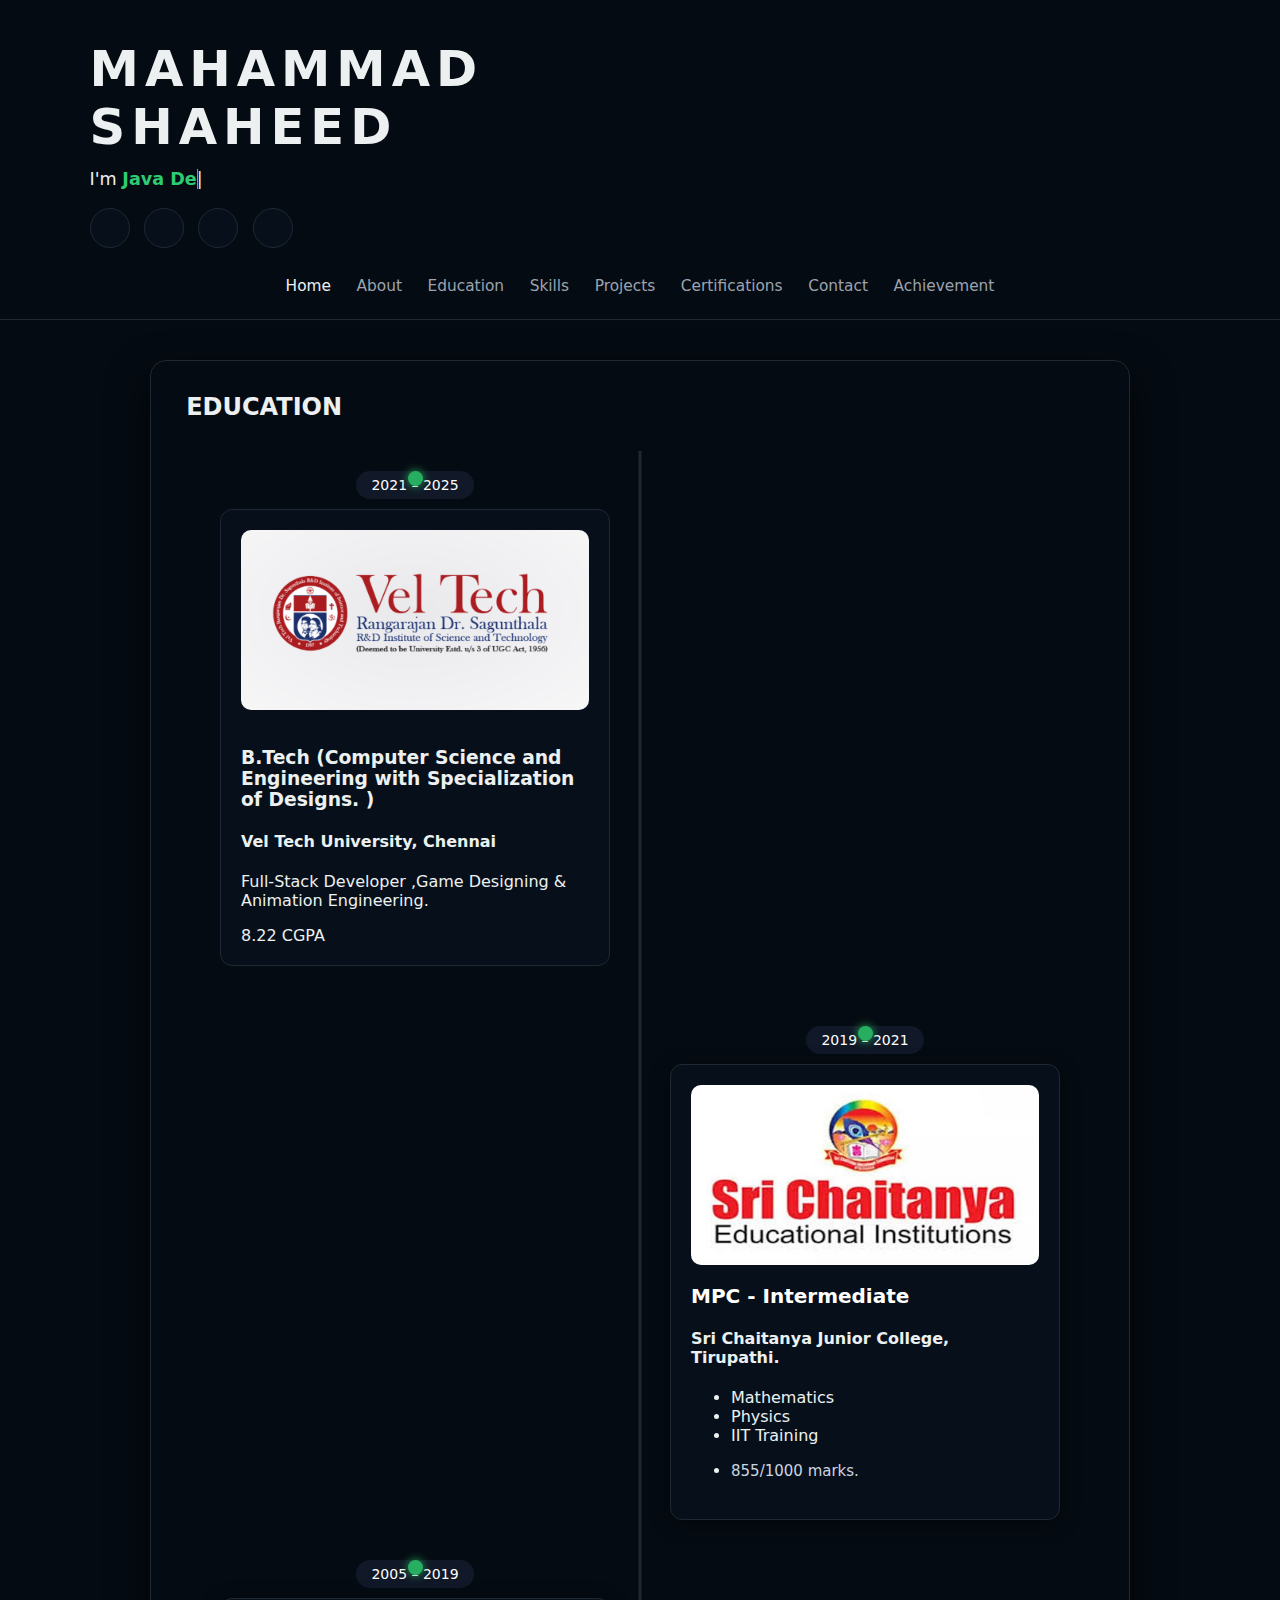
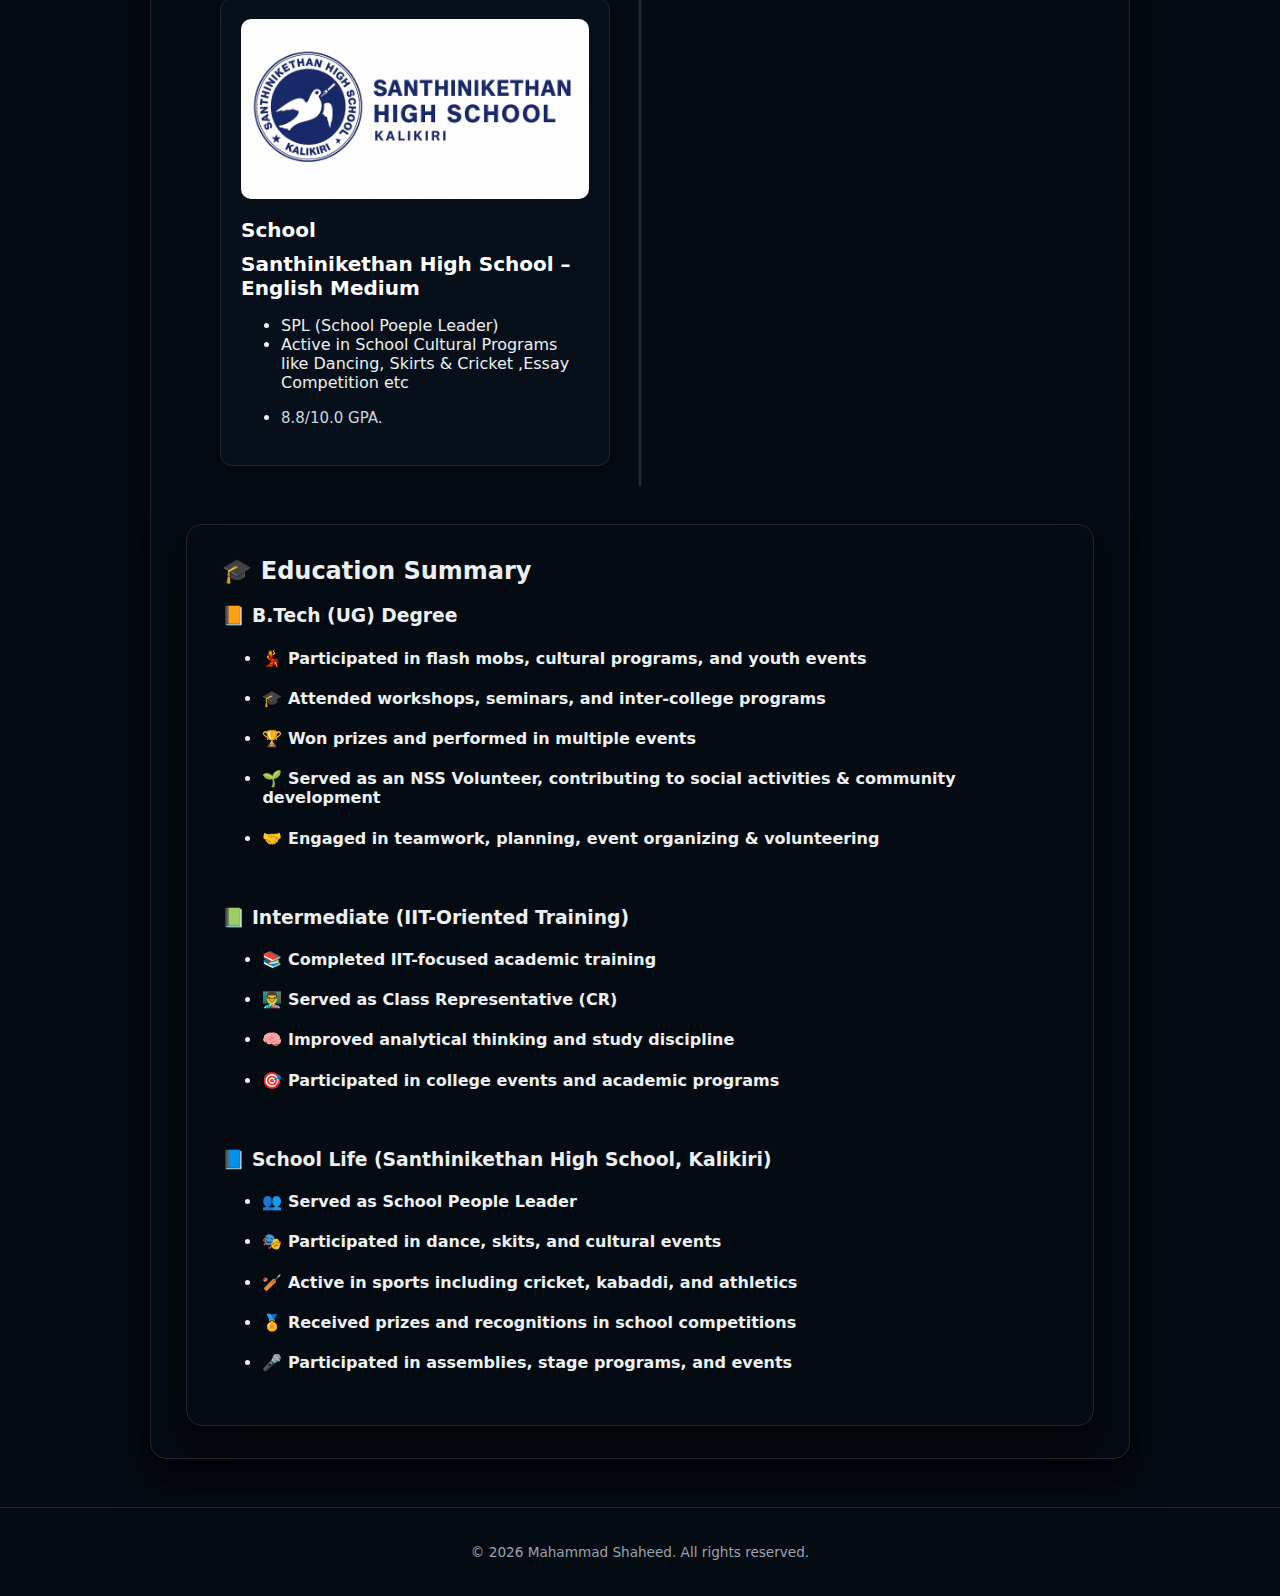
<file: education.html>
<!DOCTYPE html>
<html lang="en">
<head>
  <meta charset="UTF-8" />
  <meta name="viewport" content="width=device-width, initial-scale=1.0" />
  <title>Shaheed | Portfolio</title>
  <link rel="stylesheet" href="css/style.css" />
  <link rel="stylesheet" href="https://cdnjs.cloudflare.com/ajax/libs/font-awesome/6.5.1/css/all.min.css"
    integrity="sha512-DTOQO9RWCH3ppGqcWaEA1BIZOC6xxalwEsw9c2QQeAIftl+Vegovlnee1c9QX4TctnWMn13TZye+giMm8e2LwA=="
    crossorigin="anonymous" referrerpolicy="no-referrer" />

  <link rel="stylesheet" href="css/education.css" />
</head>

<body>
  <div class="app-shell">
    <header class="hero">
      <div class="hero-inner">
        <div class="hero-text-block">
          <h1 class="hero-name">Mahammad<br>Shaheed</h1>
          <p class="hero-im">I'm <span id="typing-role" class="hero-role"></span><span class="cursor">|</span></p>
          <div class="hero-social">
            <a href="www.linkedin.com/in/mahammad-shaheed-964b2228a" target="_blank" class="social-btn" aria-label="LinkedIn">
              <i class="fab fa-linkedin-in"></i>
            </a>
            <a href="https://github.com/Shaheed20415" target="_blank" class="social-btn" aria-label="GitHub">
              <i class="fab fa-github"></i>
            </a>
            <a href="https://www.instagram.com/m7uhammad__s8hahee6d.in/" target="_blank" class="social-btn" aria-label="Instagram">
              <i class="fab fa-instagram"></i>
            </a>
            <a href="mshaheed.work@example.com" class="social-btn" aria-label="Gmail">
              <i class="fa-regular fa-envelope"></i>
            </a>
          </div>
        </div>
      </div>
      <nav class="main-nav">
        <a class="nav-item" href="index.html">Home</a>
        <a class="nav-item" href="about.html">About</a>
        
        <a class="nav-item" href="education.html">Education</a>
        <a class="nav-item" href="skills.html">Skills</a>
        <a class="nav-item" href="projects.html">Projects</a>
        <a class="nav-item" href="certifications.html">Certifications</a>
        <a class="nav-item" href="contact.html">Contact</a>
        <a class="nav-item" href="achievement.html">Achievement</a>
      </nav>
    </header>
    <main class="page-area">

      <section class="page-inner">
        <h2 class="section-heading">EDUCATION</h2>
        <section class="edu-timeline-section">
          <div class="timeline">

            <div class="timeline-item left">
              <span class="timeline-dot"></span>
               <span class="timeline-date">2021 – 2025</span>
              <div class="edu-card">
    
    <img src="img/clg1.png" class="edu-logo" alt="School Logo">

    <h3>B.Tech (Computer Science and Engineering with Specialization of Designs. ) </h3>
    <h4>Vel Tech University, Chennai</h4>
                <p> Full-Stack Developer ,Game Designing & Animation Engineering.</p>
                <span>8.22 CGPA</span>
              </div>
            </div>

            
            <div class="timeline-item right">
              <span class="timeline-dot"></span>
              <span class="timeline-date">2019 – 2021</span>
              <div class="timeline-content">
                 <img src="img/clg2.jpg" class="edu-logo" alt="School Logo">

                <h3>MPC - Intermediate</h3>
                <h4>Sri Chaitanya Junior College, Tirupathi.</h4>
                <ul>
                  <li>Mathematics</li>
                  <li>Physics</li>
                  <li> IIT Training </li>
                  <li><p>855/1000 marks.</p></li></li>
                </ul>
                   
              </div>
            </div>

            <div class="timeline-item center">
              <span class="timeline-dot"></span>
              <span class="timeline-date">2005 – 2019</span>
              <div class="timeline-content">
                 <img src="img/sc12.png" class="edu-logo" alt="School Logo">
                <h3>School</h3>
                <h3>Santhinikethan High School – English Medium</h3>
                <ul>
                  <li>SPL (School Poeple Leader)</li>
                  <li>Active in School Cultural Programs like Dancing, Skirts & Cricket ,Essay Competition etc </li>
                  <li><p>8.8/10.0 GPA.</p> </li>
                </ul>  
                
              </div>
            </div>

          </div>
          <br>
          <br>
           <section class="page-inner">
        <h2>🎓 Education Summary</h2>
        <h3>   📙 B.Tech  (UG) Degree</h3>
        <ul>
<li><h4>💃 Participated in flash mobs, cultural programs, and youth events</h4></li>

<li><h4>🎓 Attended workshops, seminars, and inter-college programs</h4></li>

<li><h4>🏆 Won prizes and performed in multiple events</h4></li>

<li><h4>🌱 Served as an NSS Volunteer, contributing to social activities & community development</li></h4>

<li><h4>🤝 Engaged in teamwork, planning, event organizing & volunteering</h4></li></ul>
<br>

<h3>📗 Intermediate (IIT-Oriented Training)</h3>
<ul>
    <li><h4>📚 Completed IIT-focused academic training</h4></li>
    <li><h4>👨‍🏫 Served as Class Representative (CR)</h4></li>
    <li><h4>🧠 Improved analytical thinking and study discipline</h4></li>
    <li><h4>🎯 Participated in college events and academic programs</h4></li>
</ul>

<br>

<h3>📘 School Life (Santhinikethan High School, Kalikiri)</h3>
<ul>
    <li><h4>👥 Served as School People Leader</h4></li>
    <li><h4>🎭 Participated in dance, skits, and cultural events</h4></li>
    <li><h4>🏏 Active in sports including cricket, kabaddi, and athletics</h4></li>
    <li><h4>🏅 Received prizes and recognitions in school competitions</h4></li>
    <li><h4>🎤 Participated in assemblies, stage programs, and events</h4></li>
</ul>

      </section>
        </section>
      </section>

    </main>
    <footer class="footer">
      <p>© <span id="year"></span> Mahammad Shaheed. All rights reserved.</p>
    </footer>
  </div>
  <script src="js/main.js"></script>
</body>
</html>
</file>
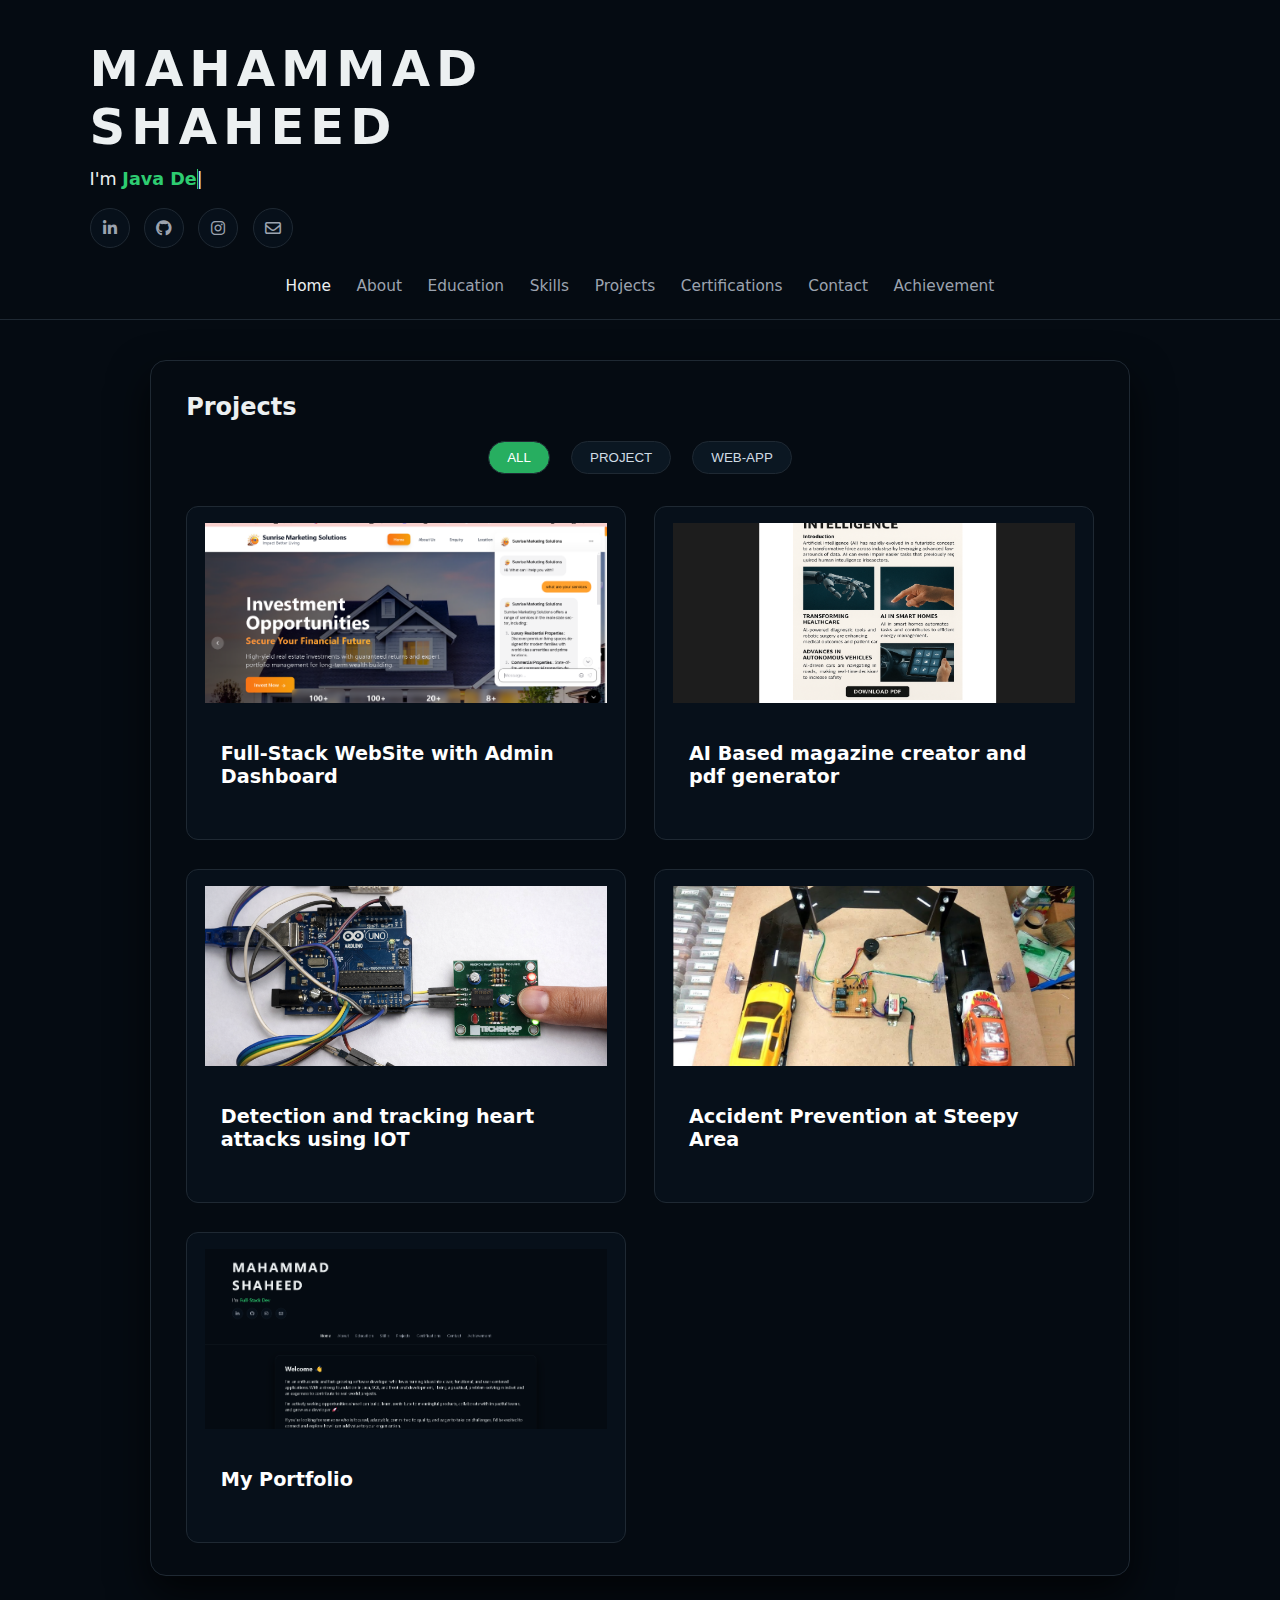
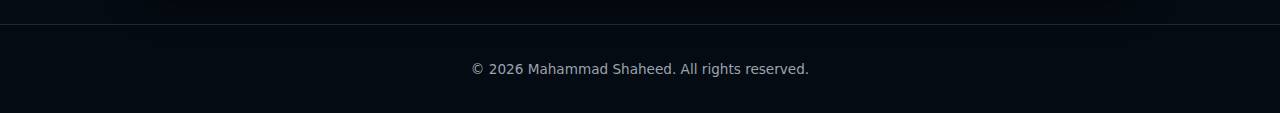
<file: projects.html>
<!DOCTYPE html>
<html lang="en">
<head>
  <meta charset="UTF-8">
  <meta name="viewport" content="width=device-width, initial-scale=1.0">
  <title>Projects | Shaheed</title>

  <link rel="stylesheet" href="css/style.css">
  <link rel="stylesheet" href="css/projects.css">
  <link rel="stylesheet" href="https://cdnjs.cloudflare.com/ajax/libs/font-awesome/6.5.1/css/all.min.css">

  <style>
    /* FILTER BUTTONS */
    .filter-buttons {
      text-align: center;
      margin-bottom: 2rem;
    }
    .filter-buttons button {
      padding: 8px 18px;
      border-radius: 20px;
      border: none;
      cursor: pointer;
      margin: 0 8px;
      background: #0b1722;
      color: #d0dce5;
      border: 1px solid #1f2933;
      transition: 0.3s;
    }
    .filter-buttons button.active,
    .filter-buttons button:hover {
      background: #27ae60;
      color: white;
    }

    /* PROJECT GRID */
    .projects-grid {
      display: grid;
      grid-template-columns: repeat(auto-fit, minmax(320px, 1fr));
      gap: 1.8rem;
    }

    .project-card {
      background: #07101a;
      border-radius: 12px;
      overflow: hidden;
      border: 1px solid #1f2933;
      cursor: pointer;
      transition: 0.3s;
    }
    .project-card:hover {
      transform: translateY(-6px);
      box-shadow: 0 10px 30px rgba(0,0,0,0.5);
    }

    .project-card img {
      width: 100%;
      height: 180px;
      object-fit: cover;
    }

    .project-card h3 {
      padding: 1rem;
      color: #fff;
      font-size: 1.2rem;
    }

    /* POPUP MODAL */
    .modal-bg {
      position: fixed;
      inset: 0;
      display: none;
      background: rgba(0,0,0,0.7);
      backdrop-filter: blur(4px);
      justify-content: center;
      align-items: center;
      z-index: 999;
    }

    .modal-box {
      background: #050b12;
      width: 80%;
      max-width: 900px;
      padding: 2rem;
      border-radius: 12px;
      border: 1px solid #1f2933;
      max-height: 85vh;
      overflow-y: auto;
    }

    .modal-box h2 {
      color: #27ae60;
      margin-bottom: 1rem;
    }

    .modal-box a {
      color: #2ecc71;
      text-decoration: underline;
    }

    .close-btn {
      float: right;
      font-size: 24px;
      cursor: pointer;
      color: #aaa;
    }
    .close-btn:hover {
      color: white;
    }

  </style>

</head>
<body>

   <div class="app-shell">
    <header class="hero">
      <div class="hero-inner">
        <div class="hero-text-block">
          <h1 class="hero-name">Mahammad<br>Shaheed</h1>
          <p class="hero-im">I'm <span id="typing-role" class="hero-role"></span><span class="cursor">|</span></p>
          <div class="hero-social">
            <a href="www.linkedin.com/in/mahammad-shaheed-964b2228a" target="_blank" class="social-btn" aria-label="LinkedIn">
              <i class="fab fa-linkedin-in"></i>
            </a>
            <a href="https://github.com/Shaheed20415" target="_blank" class="social-btn" aria-label="GitHub">
              <i class="fab fa-github"></i>
            </a>
            <a href="https://www.instagram.com/m7uhammad__s8hahee6d.in/" target="_blank" class="social-btn" aria-label="Instagram">
              <i class="fab fa-instagram"></i>
            </a>
            <a href="mshaheed.work@example.com" class="social-btn" aria-label="Gmail">
              <i class="fa-regular fa-envelope"></i>
            </a>
          </div>
        </div>
      </div>
      <nav class="main-nav">
        <a class="nav-item" href="index.html">Home</a>
        <a class="nav-item" href="about.html">About</a>
        <a class="nav-item" href="education.html">Education</a>
        <a class="nav-item" href="skills.html">Skills</a>
        <a class="nav-item" href="projects.html">Projects</a>
        <a class="nav-item" href="certifications.html">Certifications</a>
        <a class="nav-item" href="contact.html">Contact</a>
        <a class="nav-item" href="achievement.html">Achievement</a>
      </nav>
    </header>
<main class="page-area">


<!-- NAVIGATION + HERO COMES HERE -->
<!-- (Same layout as earlier pages) -->


  <section class="page-inner">

    <h2 class="section-heading">Projects</h2>

    <!-- Filters -->
    <div class="filter-buttons">
      <button class="active">ALL</button>
      <button>PROJECT</button>
      <button>WEB-APP</button>
    </div>

    <!-- PROJECT GRID -->
    <div class="projects-grid">

      <!-- Example Project 1 -->
        <div class="project-card" onclick="openProject('sunrise')">
        <img src="img/sunrisescreenshot.png">
        <h3>Full-Stack WebSite with Admin Dashboard</h3>
      </div>

       <div class="project-card" onclick="openProject('aibased')">
        <img src="img/ai based project.png">
        <h3> AI Based magazine creator and pdf generator</h3>
      </div>

     

      <div class="project-card" onclick="openProject('heart')">
        <img src="img/heartattacksproject.png">
        <h3>Detection and tracking heart attacks using IOT</h3>
      </div>

      <div class="project-card" onclick="openProject('accident')">
        <img src="img/accidentprevention.png">
        <h3>Accident Prevention at Steepy Area</h3>
      </div>

     

      <div class="project-card" onclick="openProject('portfolio')">
        <img src="img/portfolio.png">
        <h3>My Portfolio</h3>
      </div>

    </div>

  </section>
</main>

<!-- POPUP MODAL -->
<div class="modal-bg" id="projectModal">
  <div class="modal-box" id="modalContent">
    <span class="close-btn" onclick="closeProject()">&times;</span>
  </div>
</div>

<script>
function openProject(type) {
  let content = "";

  if (type === "sunrise") {
    content = `
      <h2>Full-Stack WebSite</h2>
      <p><b>Tech Stack:</b>HTML, CSS, JS, PHP, SQL, NODEJS ETC </p>
      <p><b>GitHub:</b> <a href="https://github.com/Shaheed20415/Sunrise.git">github Code Link</a></p>
       <p><b>LiveLink:</b> <a href="https://sunrisemarketingsolutions.vercel.app/">sunirse Link</a></p>
      <p>Landing page with admin dashboard features</p>
    `;
  }

  if (type === "heart") {
    content = `
      <h2>Accident Prevention System</h2>
      <p><b>Tech Stack:</b> Python, Image Processing</p>
      <p><b>GitHub:</b> <a href="">Project Link</a></p>
      <p>Full-Stack WebSite with Admin Dashboard and animation Video....</p>
    `;
  }

   if (type === "accident") {
    content = `
      <h2>Accident Prevention System</h2>
      <p><b>Tech Stack:</b> Python, Image Processing</p>
      <p><b>GitHub:</b> <a href="#">Project Link</a></p>
      <p>Full-Stack WebSite with Admin Dashboard and animation Video....</p>
    `;
  }

   if (type === "aibased") {
    content = `
      <h2>AI-Based magazine creator and pdf generator</h2>
      <p><b>Tech Stack:</b>html, css, js, nodejs etc</p>
      <p><b>GitHub:</b> <a href="https://github.com/Shaheed20415/AI-Based-Magazine-creator-and-pdf-generator.git">Project Link</a></p>
      <p>Full-Stack WebSite with Admin Dashboard and animation Video....</p>
       <iframe src="img/Major_Project.pdf" width="100%" height="700px" style="border:none;"></iframe>

    `;
  }

   if (type === "portfolio") {
    content = `
      <h2>Accident Prevention System</h2>
      <p><b>Tech Stack:</b>html, css, js, etc</p>
      <p><b>GitHub:</b> <a href="https://github.com/Shaheed20415/my_portfolio.git">Project Link</a></p>
      <p>Full-Stack WebSite with Admin Dashboard and animation Video....</p>
    `;
  }

  document.getElementById("modalContent").innerHTML =
    `<span class='close-btn' onclick='closeProject()'>&times;</span>` + content;

  document.getElementById("projectModal").style.display = "flex";
}

function closeProject() {
  document.getElementById("projectModal").style.display = "none";
}
</script>

 </main>

<footer class="footer">
  <p>© <span id="year"></span> Mahammad Shaheed. All rights reserved.</p>
</footer>

</div> <!-- app-shell end -->

<script src="js/main.js"></script>
</body>
</html>

</body>
</html>
</file>
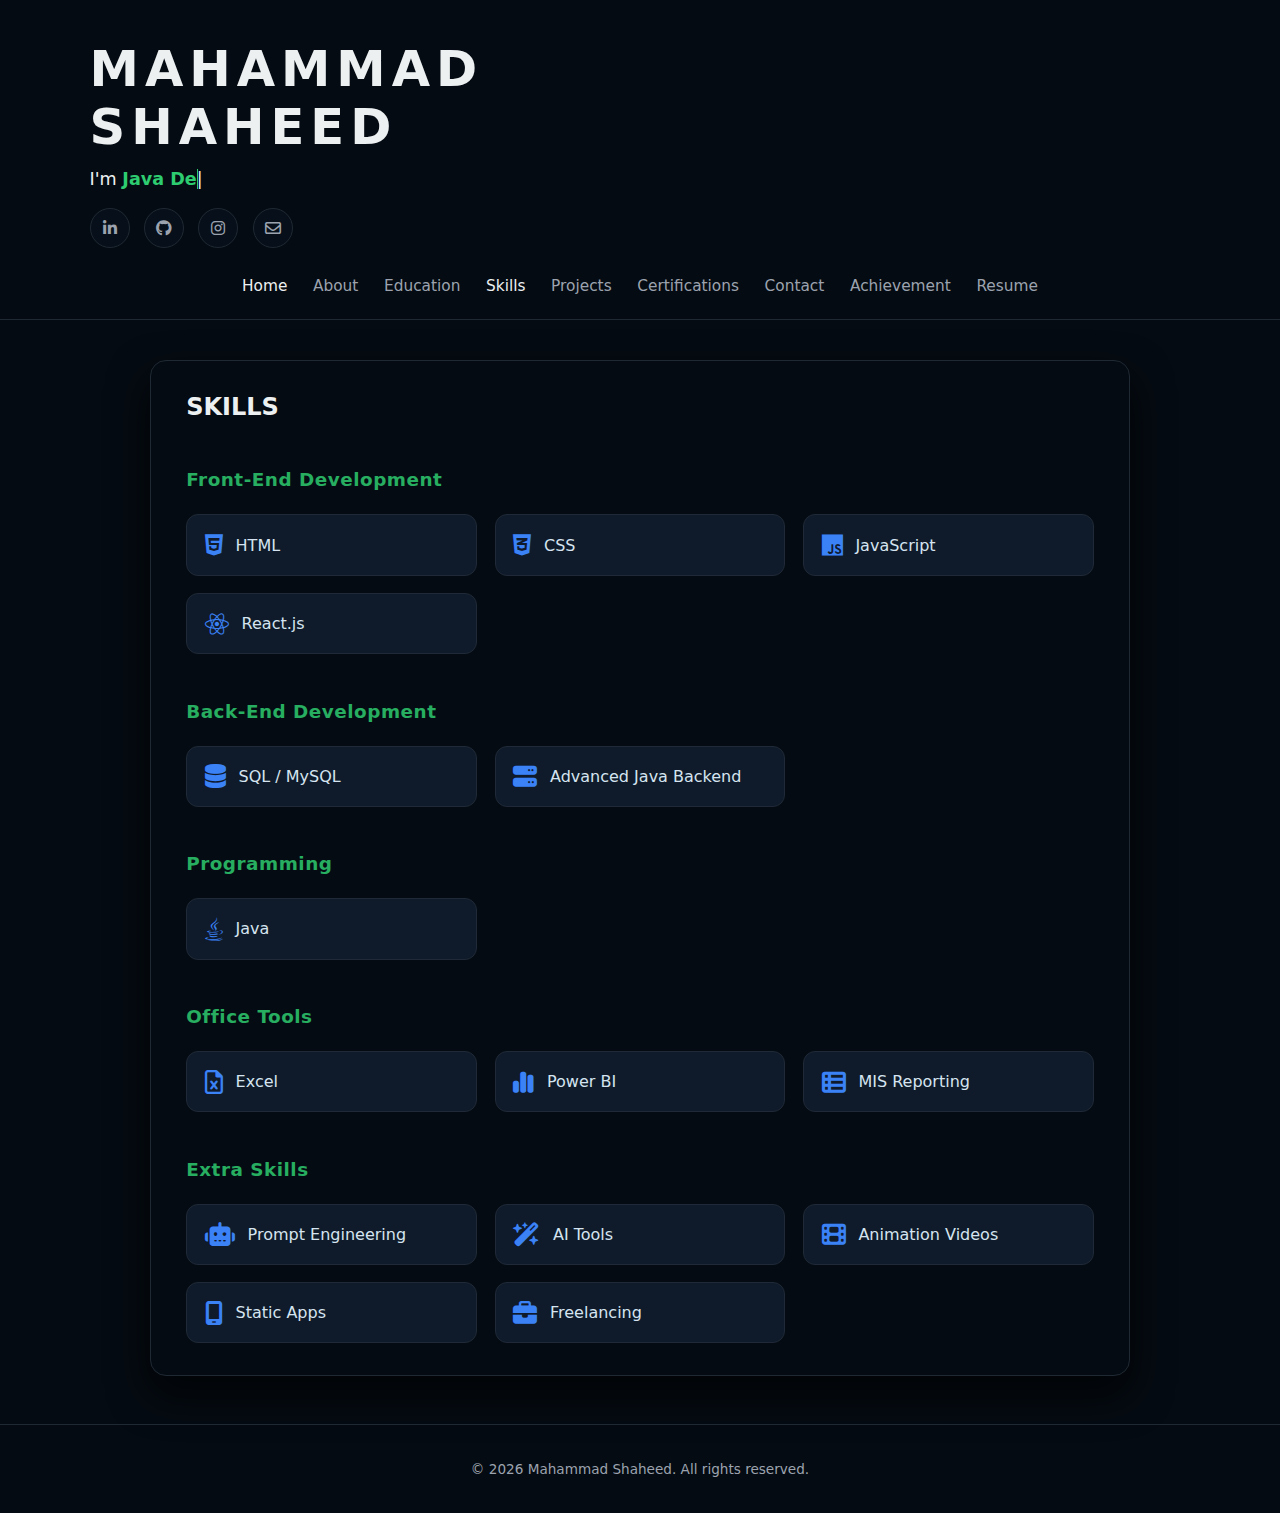
<file: skills.html>
<!-- <!DOCTYPE html>
<html lang="en">
<head>
  <meta charset="UTF-8" />
  <meta name="viewport" content="width=device-width, initial-scale=1.0" />
  <title>Shaheed | Portfolio</title>
  <link rel="stylesheet" href="css/style.css" />
  <link rel="stylesheet" href="https://cdnjs.cloudflare.com/ajax/libs/font-awesome/6.5.1/css/all.min.css"
    integrity="sha512-DTOQO9RWCH3ppGqcWaEA1BIZOC6xxalwEsw9c2QQeAIftl+Vegovlnee1c9QX4TctnWMn13TZye+giMm8e2LwA=="
    crossorigin="anonymous" referrerpolicy="no-referrer" />

  <link rel="stylesheet" href="css/skills.css" />
</head>

<body>
  <div class="app-shell">
    <header class="hero">
      <div class="hero-inner">
        <div class="hero-text-block">
          <h1 class="hero-name">Mahammad<br>Shaheed</h1>
          <p class="hero-im">I'm <span id="typing-role" class="hero-role"></span><span class="cursor">|</span></p>
          <div class="hero-social">
            <a href="#" target="_blank" class="social-btn" aria-label="LinkedIn">
              <i class="fab fa-linkedin-in"></i>
            </a>
            <a href="#" target="_blank" class="social-btn" aria-label="GitHub">
              <i class="fab fa-github"></i>
            </a>
            <a href="#" target="_blank" class="social-btn" aria-label="Instagram">
              <i class="fab fa-instagram"></i>
            </a>
            <a href="mailto:info@example.com" class="social-btn" aria-label="Gmail">
              <i class="fa-regular fa-envelope"></i>
            </a>
          </div>
        </div>
      </div>
      <nav class="main-nav">
        <a class="nav-item" href="index.html">Home</a>
        <a class="nav-item" href="about.html">About</a>
        <a class="nav-item" href="education.html">Education</a>
        <a class="nav-item" href="skills.html">Skills</a>
        <a class="nav-item" href="projects.html">Projects</a>
        <a class="nav-item" href="certifications.html">Certifications</a>
        <a class="nav-item" href="contact.html">Contact</a>
        <a class="nav-item" href="achievement.html">Achievement</a>
      </nav>
    </header>
    <main class="page-area">

      <section class="page-inner skills-wrapper">
        <h2 class="section-heading">SKILLS</h2>
        <div class="skills-grid-logos">
          <h3>Languages & Databases</h3>
          <p class="logo-row">
            <img src="https://www.vectorlogo.zone/logos/java/java-horizontal.svg" alt="Java" height="50" />
            <img src="https://www.vectorlogo.zone/logos/w3_html5/w3_html5-ar21.svg" alt="HTML5" />
            <img src="https://upload.wikimedia.org/wikipedia/commons/d/d5/CSS3_logo_and_wordmark.svg" alt="CSS3" height="60" />
            <img src="https://www.vectorlogo.zone/logos/mysql/mysql-horizontal.svg" alt="MySQL" height="70" />
          </p>
        </div>
        <div class="skills-grid-logos">
          <h3>Frameworks</h3>
          <p class="logo-row">
            <img src="https://encrypted-tbn0.gstatic.com/images?q=tbn:ANd9GcQUaoujgakvKsd-Zmfy4f_Va72eQCKqqKhxrw&s" alt="Spring" />
          </p>
        </div>
        <div class="skills-grid-logos">
          <h3>Tools</h3>
          <p class="logo-row">
            <img src="https://www.vectorlogo.zone/logos/github/github-ar21.svg" alt="GitHub" />
            <img src="https://www.vectorlogo.zone/logos/amazon_aws/amazon_aws-ar21.svg" alt="AWS" />
            <img src="https://www.vectorlogo.zone/logos/eclipse/eclipse-ar21.svg" alt="Eclipse" />
            <img src="https://www.vectorlogo.zone/logos/linux/linux-ar21.svg" alt="Linux" />
            <img src="https://encrypted-tbn0.gstatic.com/images?q=tbn:ANd9GcQuER1tOoBap4qZ8V7OUsbf-quqFfEjj3Jnzg&s" alt="VS Code" height="60" />
          </p>
        </div>
      </section>

    </main>
    <footer class="footer">
      <p>© <span id="year"></span> Mahammad Shaheed. All rights reserved.</p>
    </footer>
  </div>
  <script src="js/main.js"></script>
</body>
</html> -->


<!DOCTYPE html>
<html lang="en">
<head>
  <meta charset="UTF-8" />
  <meta name="viewport" content="width=device-width, initial-scale=1.0">
  <title>Shaheed | Skills</title>

  <link rel="stylesheet" href="css/style.css">
  <link rel="stylesheet" href="https://cdnjs.cloudflare.com/ajax/libs/font-awesome/6.5.1/css/all.min.css">
  <link rel="stylesheet" href="css/skills.css"> <!-- reusing card design -->
</head>

<body>
<div class="app-shell">

  <!-- Navbar+Header -->
  <header class="hero">
    <div class="hero-inner">
      <div class="hero-text-block">
        <h1 class="hero-name">Mahammad<br>Shaheed</h1>
        <p class="hero-im">I'm <span id="typing-role" class="hero-role"></span><span class="cursor">|</span></p>

        <div class="hero-social">
          <a href="www.linkedin.com/in/mahammad-shaheed-964b2228a" class="social-btn"><i class="fab fa-linkedin-in"></i></a>
          <a href="https://github.com/Shaheed20415" class="social-btn"><i class="fab fa-github"></i></a>
          <a href="https://www.instagram.com/m7uhammad__s8hahee6d.in/" class="social-btn"><i class="fab fa-instagram"></i></a>
          <a href="mshaheed.work@example.com" class="social-btn"><i class="fa-regular fa-envelope"></i></a>
        </div>
      </div>
    </div>

    <nav class="main-nav">
      <a class="nav-item" href="index.html">Home</a>
      <a class="nav-item" href="about.html">About</a>
      
      <a class="nav-item" href="education.html">Education</a>
      <a class="nav-item active" href="skills.html">Skills</a>
      <a class="nav-item" href="projects.html">Projects</a>
      <a class="nav-item" href="certifications.html">Certifications</a>
      <a class="nav-item" href="contact.html">Contact</a>
      <a class="nav-item" href="achievement.html">Achievement</a>
       <a class="nav-item" href="ShaheedFullStackDeveloper_Resume.pdf" target="_blank">Resume</a>
    </nav>
  </header>


  <!-- Page Body -->
  <main class="page-area">
    <section class="page-inner about-container">

      <h2 class="section-heading">SKILLS</h2>

<div class="skills-grid">

    <!-- FRONT-END -->
    <h3 class="skill-title">Front-End Development</h3>
    <div class="skill-card">
        <i class="fa-brands fa-html5 skill-icon"></i>
        <span>HTML</span>
    </div>
    <div class="skill-card">
        <i class="fa-brands fa-css3-alt skill-icon"></i>
        <span>CSS</span>
    </div>
    <div class="skill-card">
        <i class="fa-brands fa-js skill-icon"></i>
        <span>JavaScript</span>
    </div>
    <div class="skill-card">
        <i class="fa-brands fa-react skill-icon"></i>
        <span>React.js</span>
    </div>

    <!-- BACK-END -->
    <h3 class="skill-title">Back-End Development</h3>
    <div class="skill-card">
        <i class="fa-solid fa-database skill-icon"></i>
        <span>SQL / MySQL</span>
    </div>
<div class="skill-card">
    <i class="fa-solid fa-server skill-icon"></i>
    <span>Advanced Java Backend</span>
    <div class="tooltip-box">
        Im Working on Servlets, JSP, JDBC, Spring Boot, REST API, Hibernate etc.
    </div>
</div>
 <!-- PROGRAMMING -->
    <h3 class="skill-title">Programming</h3>
    <div class="skill-card">
        <i class="fa-brands fa-java skill-icon"></i>
        <span>Java</span>
         <div class="tooltip-box">
        OOPS , Exception Handling , Multi-Threading , Collections ,  Core Java etc 
    </div>
    </div>

    <!-- OFFICE TOOLS -->
    <h3 class="skill-title">Office Tools</h3>
    <div class="skill-card">
        <i class="fa-regular fa-file-excel skill-icon"></i>
        <span>Excel</span>
    </div>
    <div class="skill-card">
        <i class="fa-solid fa-chart-simple skill-icon"></i>
        <span>Power BI</span>
    </div>
    <div class="skill-card">
        <i class="fa-solid fa-table-list skill-icon"></i>
        <span>MIS Reporting</span>
    </div>

    <!-- EXTRA SKILLS -->
    <h3 class="skill-title">Extra Skills</h3>

    <div class="skill-card">
        <i class="fa-solid fa-robot skill-icon"></i>
        <span>Prompt Engineering</span>
    </div>

    <div class="skill-card">
        <i class="fa-solid fa-wand-magic-sparkles skill-icon"></i>
        <span>AI Tools</span>
    </div>

    <div class="skill-card" data-pop="video" >
        <i class="fa-solid fa-film skill-icon"></i>
        
        <span>Animation Videos</span>
        
         
    </div>

    


    <div class="skill-card">
        <i class="fa-solid fa-mobile-screen skill-icon"></i>
        <span>Static Apps</span>
         <div class="tooltip-box">
        Using Flutter Language & Android Studio Tool,
         for instance Kids Maths Learning app
    </div>
    </div>

    <div class="skill-card">
        <i class="fa-solid fa-briefcase skill-icon"></i>
        <span>Freelancing</span>
         <div class="tooltip-box">
        Landing Websites , Static Apps , Designing Poster etc. 
    </div>
    </div>


      

    </section>
  </main>


  <footer class="footer">
    <p>© <span id="year"></span> Mahammad Shaheed. All rights reserved.</p>
  </footer>

</div>



<script src="js/main.js"></script>


</body>
</html>
</file>
<file: css/style.css>
:root {
  --bg: #050b12;
  --card-bg: #0b1722;
  --accent: #27ae60;
  --accent-alt: #16a085;
  --text: #ecf0f1;
  --muted: #9ca3af;
  --border-soft: #1f2933;
  --nav-active: #27ae60;
}

*,
*::before,
*::after {
  box-sizing: border-box;
}

body {
  margin: 0;
  font-family: system-ui, -apple-system, BlinkMacSystemFont, "Segoe UI", sans-serif;
  background: var(--bg);
  color: var(--text);
}

.app-shell {
  min-height: 100vh;
  display: flex;
  flex-direction: column;
}

/* HERO */
.hero {
  padding: 2.5rem 7vw 1.5rem;
  border-bottom: 1px solid var(--border-soft);
  background: #050b12;
}

.hero-inner {
  display: grid;
  grid-template-columns: 1fr;
  align-items: center;
  gap: 1.5rem;
}

.hero-name {
  font-size: clamp(2.3rem, 4vw, 3.1rem);
  margin: 0 0 0.8rem;
  letter-spacing: 0.12em;
  text-transform: uppercase;
}

.hero-im {
  margin: 0 0 1.2rem;
  font-size: 1.1rem;
}

.hero-role {
  color: #2ecc71;
  font-weight: 600;
}

.cursor {
  display: inline-block;
  width: 1px;
  background: #2ecc71;
  animation: blink 0.9s steps(1) infinite;
}

@keyframes blink {
  0%, 50% { opacity: 1; }
  51%, 100% { opacity: 0; }
}

.hero-social {
  display: flex;
  gap: 0.9rem;
}

.social-btn {
  width: 40px;
  height: 40px;
  border-radius: 999px;
  border: 1px solid var(--border-soft);
  display: inline-flex;
  align-items: center;
  justify-content: center;
  text-decoration: none;
  color: var(--muted);
  background: #07101a;
  transition: transform 0.15s ease, box-shadow 0.15s ease, border-color 0.15s ease, color 0.15s ease, background 0.15s ease;
}

.social-btn:hover {
  transform: translateY(-1px);
  border-color: var(--accent);
  color: #ecf0f1;
  background: #0f1822;
  box-shadow: 0 12px 30px rgba(0, 0, 0, 0.6);
}

/* NAV */
.main-nav {
  margin-top: 1.8rem;
  display: flex;
  justify-content: center;
  flex-wrap: wrap;
  gap: 1.6rem;
}

.main-nav .nav-item {
  position: relative;
  text-decoration: none;
  color: var(--muted);
  font-size: 0.96rem;
}

.main-nav .nav-item::after {
  content: "";
  position: absolute;
  left: 0;
  right: 0;
  bottom: -0.35rem;
  margin-inline: auto;
  width: 0;
  height: 2px;
  background: var(--nav-active);
  border-radius: 999px;
  transition: width 0.18s ease;
}

.main-nav .nav-item:hover {
  color: #e5e7eb;
}

.main-nav .nav-item.active,
.main-nav .nav-item[href*="index"] {
  color: #ecf0f1;
}

/* PAGE AREA */
.page-area {
  flex: 1;
  padding: 2.5rem 7vw 3rem;
}

.page-inner {
  max-width: 980px;
  margin: 0 auto;
  background: #050b12;
  border-radius: 1rem;
  border: 1px solid var(--border-soft);
  padding: 2rem 2.2rem;
  box-shadow: 0 18px 40px rgba(0, 0, 0, 0.7);
}

.page-inner h2 {
  margin-top: 0;
}

/* Reused cards */
.project-list {
  display: grid;
  grid-template-columns: repeat(auto-fit, minmax(260px, 1fr));
  gap: 1.4rem;
}

.project-card {
  background: #07101a;
  border-radius: 0.75rem;
  padding: 1rem 1.1rem;
  border: 1px solid var(--border-soft);
}

.project-meta {
  margin-top: 0.25rem;
  margin-bottom: 0.7rem;
  font-size: 0.88rem;
  color: var(--muted);
}

.cert-list {
  padding-left: 1.1rem;
  color: var(--muted);
}

.cert-list li {
  margin-bottom: 0.5rem;
}

/* FOOTER */
.footer {
  padding: 1.4rem 7vw;
  border-top: 1px solid var(--border-soft);
  text-align: center;
  font-size: 0.85rem;
  color: var(--muted);
}

/* Responsive tweaks */
@media (max-width: 720px) {
  .page-inner {
    padding: 1.5rem 1.4rem;
  }
}
</file>
<file: css/about.css>
.about-container {
  width: 100%;
}

.section-heading {
  text-transform: uppercase;
  font-size: 1.3rem;
  letter-spacing: 0.18em;
  margin-bottom: 1.8rem;
  color: var(--text);
  border-bottom: 1px solid #1f2937;
  padding-bottom: 0.4rem;
}

.about-content {
  display: grid;
  grid-template-columns: 1.1fr 2fr;
  gap: 2rem;
  margin-bottom: 2rem;
}

.about-photo img {
  width: 260px;
  height: 260px;
  border-radius: 50%;
  object-fit: cover;
  border: 4px solid #0e1b29;
  background: #0e1b29;
  box-shadow: 0 10px 30px rgba(0,0,0,0.6);
}

.about-text p {
  color: #cbd5e1;
  margin-bottom: 1rem;
  line-height: 1.6rem;
  font-size: 0.95rem;
}

.details-grid {
  display: grid;
  grid-template-columns: repeat(2, 1fr);
  margin-top: 1.2rem;
  gap: 0.8rem 1.2rem;
}

.detail-item {
  font-size: 0.95rem;
  color: #e2e8f0;
  display: flex;
  align-items: center;
  gap: 0.4rem;
}

.detail-icon {
  color: #22c55e;
  font-size: 1.1rem;
}

.interests-title {
  margin-top: 2.5rem;
}

.interests-grid {
  margin-top: 1.4rem;
  display: grid;
  grid-template-columns: repeat(auto-fit, minmax(180px, 1fr));
  gap: 1rem;
}

.interest-card {
  display: flex;
  align-items: center;
  gap: 0.8rem;
  padding: 1.1rem 1rem;
  background: linear-gradient(135deg, #0f1924, #122738);
  border-radius: 0.8rem;
  border: 1px solid rgba(255,255,255,0.05);
  box-shadow: 0 10px 25px rgba(0,0,0,0.4);
  color: #e2e8f0;
  font-size: 0.95rem;
  font-weight: 500;
  transition: transform 0.2s ease, box-shadow 0.2s ease;
}

.interest-card:hover {
  transform: translateY(-4px);
  box-shadow: 0 16px 35px rgba(0,0,0,0.6);
}

.interest-icon {
  font-size: 1.6rem;
  color: #3b82f6;
}

@media (max-width: 720px) {
  .about-content {
    grid-template-columns: 1fr;
  }
}



/* Popup Background */
.popup-overlay {
  display: none;
  position: fixed;
  inset: 0;
  background: rgba(0,0,0,0.7);
  backdrop-filter: blur(4px);
  z-index: 2000;
}

/* Popup Box */
.popup-box {
  display: none;
  position: fixed;
  top: 50%;
  left: 50%;
  transform: translate(-50%, -50%);
  width: 380px;
  padding: 1.6rem;
  background: #0b1722;
  border-radius: 12px;
  border: 1px solid #1f2933;
  color: #ecf0f1;
  z-index: 2100;
  animation: popupScale 0.2s ease;
}

.popup-box h3 {
  margin: 0 0 0.6rem;
  color: #27ae60;
}

@keyframes popupScale {
  from { transform: translate(-50%, -50%) scale(0.85); opacity: 0; }
  to   { transform: translate(-50%, -50%) scale(1); opacity: 1; }
}

.popup-box.active,
.popup-overlay.active {
  display: block;
}

/* Add pointer cursor */
.interest-card {
  cursor: pointer;
}



/* Popup Background */
.popup-overlay {
  display: none;
  position: fixed;
  inset: 0;
  background: rgba(0,0,0,0.6);
  backdrop-filter: blur(4px);
  z-index: 5000;  /* Increased */
}

/* Popup Box */
.popup-box {
  display: none;
  position: fixed;
  top: 50%;
  left: 50%;
  transform: translate(-50%, -50%);
  width: 380px;
  padding: 1.6rem;
  background: #0b1722;
  border-radius: 12px;
  border: 1px solid #1f2933;
  color: #ecf0f1;
  z-index: 6000;  /* Increased */
  animation: popupScale 0.25s ease;
}

.popup-box.active,
.popup-overlay.active {
  display: block;
}

/* Close button */
.close-popup {
  position: absolute;
  top: 12px;
  right: 15px;
  cursor: pointer;
  font-size: 20px;
  color: #aaa;
}

.close-popup:hover {
  color: white;
}
</file>
<file: css/achievement.css>
.achieve-grid {
    display: grid;
    grid-template-columns: repeat(auto-fit, minmax(280px, 1fr));
    gap: 1.8rem;
}

.achieve-card {
    background: #07101a;
    border: 1px solid #1f2933;
    border-radius: 12px;
    padding: 1rem;
    transition: 0.3s;
    cursor: pointer;
}

.achieve-card:hover {
    transform: translateY(-6px);
    box-shadow: 0 12px 35px rgba(0,0,0,0.5);
}

.achieve-card img {
    width: 100%;
    height: 180px;
    object-fit: cover;
    border-radius: 8px;
    margin-bottom: 12px;
}

.achieve-card h3 {
    color: #27ae60;
    margin: 5px 0;
}

.achieve-card p {
    color: #cbd5e1;
    font-size: 0.9rem;
}


.modal {
    display: none; 
    position: fixed;
    top: 0; 
    left: 0;
    width: 100%; 
    height: 100%;
    background: rgba(0,0,0,0.8);
    justify-content: center;
    align-items: center;
    padding: 20px;
    z-index: 9999;
}

.modal-content {
    background: #04101a;
    border: 1px solid #1f2933;
    border-radius: 12px;
    padding: 20px;
    max-width: 600px;
    width: 100%;
    color: white;
    position: relative;         /* Important */
    max-height: 90vh;           /* Prevent overflow */
    overflow-y: auto;           /* Scroll if too long */
}

/* Modal Body */
.modal-body img {
    width: 100%;
    border-radius: 10px;
    margin-bottom: 12px;
}

/* FIX: Close button always visible */
.close {
    position: absolute;         /* FIX */
    top: 10px;
    right: 15px;
    font-size: 28px;
    cursor: pointer;
    color: white;
    z-index: 10000;
}

.close:hover {
    color: #27ae60;
}




.modal-content {
    background: #04101a;
    border: 1px solid #1f2933;
    border-radius: 12px;
    padding: 20px;
    max-width: 1300px;
    width: 100%;
    color: white;
    text-align: center;
    max-height: 90vh;
    overflow-y: auto; /* modal scrolls but close button stays fixed */
    position: relative;
}

/* FIXED CLOSE BUTTON */
.close {
    position: fixed;
    top: 20px;
    right: 20px;
    font-size: 30px;
    cursor: pointer;
    z-index: 999999;   /* Always on top */
    background: rgba(0,0,0,0.6);
    padding: 6px 12px;
    border-radius: 50%;
    color: rgb(233, 218, 218);
    transition: 0.2s;
}

.close:hover {
    background: rgba(255,255,255,0.9);
    color: black;
}
</file>
<file: css/certifications.css>
.section-heading {
  text-transform: uppercase;
  font-size: 1.3rem;
  letter-spacing: 0.18em;
  margin-bottom: 1.8rem;
  color: var(--text);
  border-bottom: 1px solid #1f2937;
  padding-bottom: 0.4rem;
}

/* .page-inner {
  max-width: 1200px !important;
  width: 100%;
}

.cert-grid {
  display: grid;
  grid-template-columns: repeat(auto-fit, minmax(500px, 1fr));
  gap: 2.2rem;
}

.cert-card:hover {
  transform: translateY(-6px);
  box-shadow: 0 14px 40px rgba(0,0,0,0.55);
}


.cert-card img {
  width: 260px;
  height: auto;
}
.cert-card {
  display: flex;
  align-items: flex-start;
  gap: 1.5rem;
  background: #07101a;
  border-radius: 12px;
  border: 1px solid #1f2933;
  padding: 1.5rem;
} */

/* 🔥 FIX — Make Certificate Image Larger */
.cert-card {
  display: flex;
  align-items: center;
  gap: 2rem;
  padding: 2rem;
}

.cert-card img {
  width: 350px !important;   /* Increase width */
  height: auto !important;   /* Keep proportions */
  object-fit: contain !important;
  border-radius: 12px;
}

/* Prevent shrinking due to flexbox */
.cert-card img {
  flex-shrink: 0 !important;
}

/* Expand the grid width to support large images */
.cert-grid {
  grid-template-columns: repeat(auto-fit, minmax(580px, 1fr));
}

/* Expand the container so images can grow */
.page-inner {
  max-width: 1500px !important;
}




/* MODAL POPUP */
.modal {
    display: none; 
    position: fixed;
    top: 0; left: 0;
    width: 100%; height: 100%;
    background: rgba(0,0,0,0.8);
    justify-content: center;
    align-items: center;
    padding: 20px;
    z-index: 9999;
}

.modal-content {
    background: #04101a;
    border: 1px solid #1f2933;
    border-radius: 12px;
    padding: 20px;
    max-width: 500px;
    width: 100%;
    color: white;
    text-align: center;
}

.modal-content img {
    width: 100%;
    border-radius: 10px;
    margin-bottom: 12px;
}

.close {
    float: right;
    font-size: 24px;
    cursor: pointer;
}
</file>
<file: css/contact.css>
.contact-section {
  width: 90%;
  max-width: 800px;
  margin: 60px auto;
}

.title {
  font-size: 22px;
  letter-spacing: 4px;
  color: #8fa4b8;
  margin-bottom: 30px;
  border-bottom: 1px solid #2f3b48;
  padding-bottom: 8px;
  width: 150px;
}

.contact-box {
  display: flex;
  align-items: center;
  background: #072033;
  padding: 22px;
  border-radius: 10px;
  margin-bottom: 22px;
  border: 1px solid #0f2a42;
}

.icon-circle {
  width: 70px;
  height: 70px;
  border-radius: 50%;
  background: #11324b;
  display: flex;
  align-items: center;
  justify-content: center;
  margin-right: 20px;
}

.icon-circle i {
  font-size: 26px;
  color: #bcd2df;
}

.info h3 {
  font-size: 22px;
  color: #10ff65;
  margin-bottom: 6px;
}

.info p {
  font-size: 17px;
  color: #cdd6e0;
}

.social-icons {
  display: flex;
  gap: 15px;
  margin-top: 8px;
}

.social-icons a {
  color: #bcd2df;
  font-size: 22px;
  transition: 0.3s;
}

.social-icons a:hover {
  color: #10ff65;
  transform: scale(1.1);
}
</file>
<file: css/education.css>
.edu-timeline-section {
  padding: 10px 0 0;
}

.timeline {
  position: relative;
  max-width: 900px;
  margin: auto;
}

.timeline::before {
  content: '';
  position: absolute;
  width: 3px;
  background: #1f2933;
  left: 50%;
  top: 0;
  bottom: 0;
  transform: translateX(-50%);
}

.timeline-item {
  width: 50%;
  padding: 20px 30px;
  position: relative;
  display: flex;
  flex-direction: column;
}

.timeline-item.left {
  left: 0;
  text-align: left;  /* ✅ FIX */
  align-items: flex-start; /* prevents right-push */
}

.timeline-item.right {
    left: 50%;
    text-align: left;
    align-items: flex-start;
}
.timeline-dot {
  width: 15px;
  height: 15px;
  background: #27ae60;
  border-radius: 50%;
  position: absolute;
  top: 20px;
  left: calc(50% - 7.5px);
  box-shadow: 0 0 10px #27ae60;
}

.timeline-date {
  display: inline-block;
  background: #111827;
  color: #fff;
  padding: 6px 15px;
  border-radius: 20px;
  font-size: 14px;
  margin-bottom: 10px;
  align-self: center;
}

.timeline-content {
  background: #07101a;
  padding: 20px;
  border-radius: 12px;
  box-shadow: 0 4px 20px rgba(0,0,0,0.4);
  border: 1px solid var(--border-soft);
  transition: 0.3s ease;
}

.timeline-content:hover {
  transform: translateY(-5px);
  box-shadow: 0 6px 25px rgba(0,0,0,0.6);
}

.timeline-content h3 {
  margin: 0 0 10px;
  font-size: 20px;
  color: #fff;
}

.timeline-content p {
  font-size: 15px;
  color: #cbd5e1;
  line-height: 1.5;
}

@media (max-width: 768px) {
  .timeline::before {
    left: 10px;
  }
  .timeline-item {
    width: 100%;
    padding-left: 40px;
    text-align: left !important;
    left: 0 !important;
  }
  .timeline-dot {
    left: 10px;
    transform: translateX(0);
  }
  .timeline-date {
    align-self: flex-start;
  }
}




.edu-card {
  background: #07101a;
  padding: 20px;
  border: 1px solid #1f2933;
  border-radius: 12px;
  margin-bottom: 20px;
}

.edu-logo {
  width: 100%;
  height: 180px;
  object-fit: cover;
  border-radius: 10px;
  margin-bottom: 15px;
}



.timeline-item {
    display: flex;
    flex-direction: column;
}

/* LEFT items */
.timeline-item.left .timeline-content {
    text-align: left;
    margin-left: 0;
}

/* RIGHT items */
.timeline-item.right .timeline-content {
    text-align: right;
    margin-right: 0;
}



/* TIMELINE ITEM POSITIONING */
.timeline-item.left {
    left: 0;
    align-items: flex-start;   /* stays on left side */
}

.timeline-item.right {
    left: 50%;
    align-items: flex-end;     /* stays on right side */
}

/* TEXT INSIDE ALL CARDS SHOULD ALWAYS BE LEFT-ALIGNED */
.timeline-item .timeline-content,
.timeline-item .edu-card {
    text-align: left !important;
}
</file>
<file: css/projects.css>
.project-list {
  display: grid;
  grid-template-columns: repeat(auto-fit, minmax(260px, 1fr));
  gap: 1.4rem;
}
</file>
<file: css/skills.css>
.skills-wrapper .section-heading {
  margin-bottom: 1.2rem;
}

.skills-grid-logos {
  background: #07101a;
  border-radius: 0.75rem;
  padding: 1.2rem 1.4rem;
  border: 1px solid var(--border-soft);
  margin-bottom: 1rem;
}

.skills-grid-logos h3 {
  margin-top: 0;
  margin-bottom: 0.8rem;
}

.logo-row img {
  margin-right: 12px;
  margin-bottom: 8px;
}



.sub-heading {
  font-size: 1.1rem;
  font-weight: 600;
  margin: 1.6rem 0 1rem;
  color: #27ae60;
  letter-spacing: 0.05em;
}



.skills-grid {
  display: grid;
  grid-template-columns: repeat(auto-fit, minmax(240px, 1fr));
  gap: 1.1rem;
  margin-top: 1.2rem;
}

.skill-title {
  grid-column: 1 / -1;
  margin-top: 1.8rem;
  margin-bottom: .4rem;
  font-size: 1.15rem;
  color: #27ae60;
  letter-spacing: .5px;
}

.skill-card {
  background: #0f1b2a;
  padding: 1.1rem;
  border-radius: 12px;
  border: 1px solid #1f2937;
  display: flex;
  align-items: center;
  gap: .8rem;
  color: #d5e4f0;
  transition: 0.2s;
}

.skill-card:hover {
  transform: translateY(-4px);
  box-shadow: 0 10px 25px rgba(0,0,0,0.5);
}

.skill-icon {
  font-size: 1.5rem;
  color: #3b82f6;
}


.skill-card {
    position: relative;           /* needed for absolute tooltip */
    display:flex;
    align-items: center;
    gap: .8rem;
    padding: 1.1rem;
    border-radius: 12px;
    background: #0f1b2a;          /* your card color */
    cursor: default;
}

/* hidden by default */
.skill-card .tooltip-box {
    display: none;
    position: absolute;
    top: 110%;                    /* below the card */
    left: 50%;
    transform: translateX(-50%);
    background: #020617;
    padding: 0.75rem 1rem;
    border-radius: 8px;
    font-size: 0.85rem;
    white-space: nowrap;
    box-shadow: 0 4px 15px rgba(0,0,0,0.6);
    z-index: 10;
}

/* show when hover on card */
.skill-card:hover .tooltip-box {
    display: block;
}
</file>
